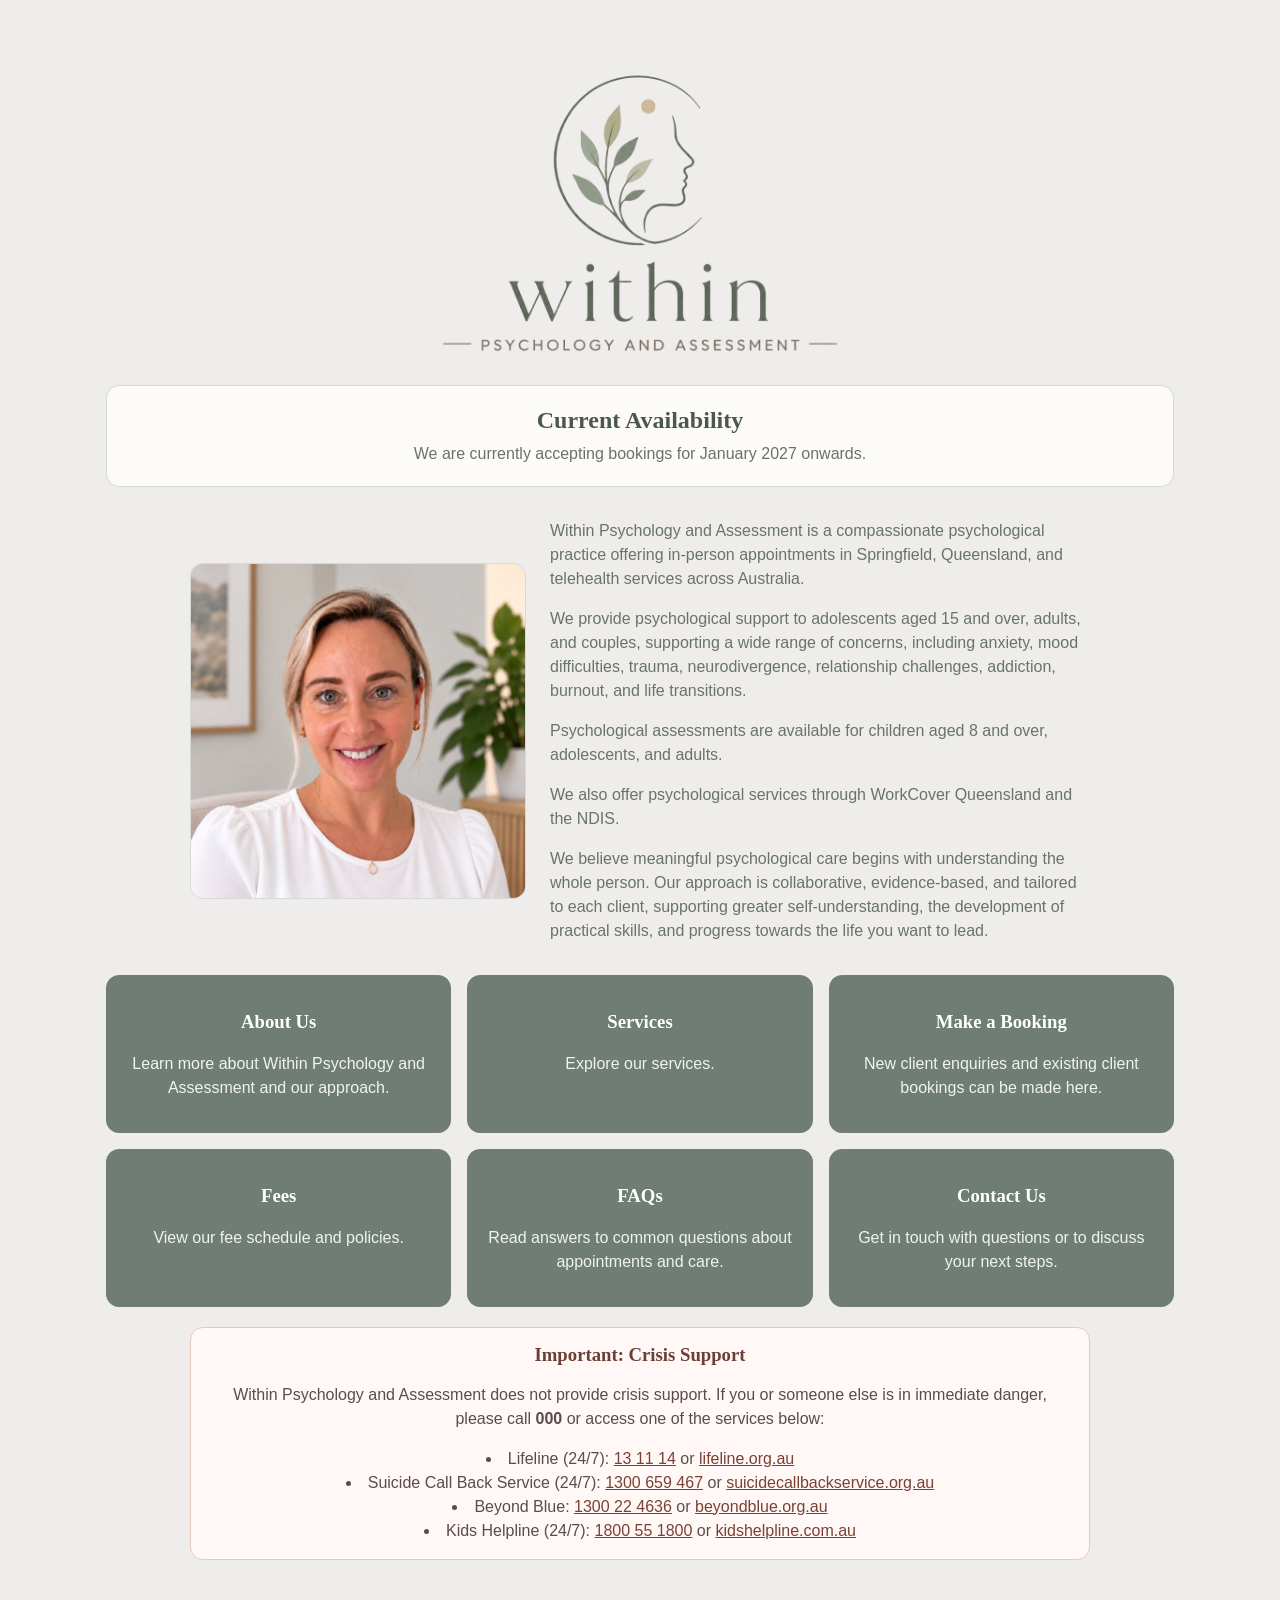
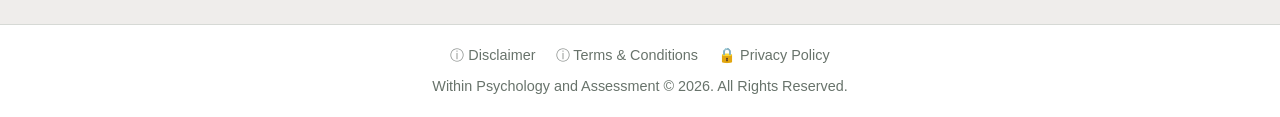
<file: index.html>
<!doctype html>
<html lang="en">
  <head>
    <meta charset="UTF-8" />
    <meta name="viewport" content="width=device-width, initial-scale=1.0" />
    <title>Within Psychology and Assessment</title>
    <meta
      name="description"
      content="Within Psychology and Assessment offers evidence-based psychological support and assessment."
    />
    <link rel="icon" type="image/png" href="./assets/within-logo-transparent.png" />
    <link rel="stylesheet" href="./styles.css" />
  </head>
  <body class="home-page">
    <main class="home-shell">
      <img
        class="brand-logo"
        src="./assets/within-logo-transparent.png"
        alt="Within Psychology and Assessment logo"
      />

      <section class="home-availability" aria-label="Current availability">
        <h2>Current Availability</h2>
        <p>We are currently accepting bookings for January 2027 onwards.</p>
      </section>

      <section class="home-intro" aria-label="Practice introduction">
        <img
          class="home-intro-photo"
          src="./assets/leah-photo.jpg"
          alt="Portrait of Leah from Within Psychology and Assessment"
        />
        <div class="home-intro-copy">
          <p>
            Within Psychology and Assessment is a compassionate psychological
            practice offering in-person appointments in Springfield, Queensland,
            and telehealth services across Australia.
          </p>
          <p>
            We provide psychological support to adolescents aged 15 and over,
            adults, and couples, supporting a wide range of concerns, including
            anxiety, mood difficulties, trauma, neurodivergence, relationship
            challenges, addiction, burnout, and life transitions.
          </p>
          <p>
            Psychological assessments are available for children aged 8 and
            over, adolescents, and adults.
          </p>
          <p>
            We also offer psychological services through WorkCover Queensland
            and the NDIS.
          </p>
          <p>
            We believe meaningful psychological care begins with understanding
            the whole person. Our approach is collaborative, evidence-based, and
            tailored to each client, supporting greater self-understanding, the
            development of practical skills, and progress towards the life you
            want to lead.
          </p>
        </div>
      </section>

      <section class="cards home-cards">
        <a class="card" href="./about-us.html">
          <h3>About Us</h3>
          <p>Learn more about Within Psychology and Assessment and our approach.</p>
        </a>
        <a class="card" href="./services.html">
          <h3>Services</h3>
          <p>Explore our services.</p>
        </a>
        <a class="card" href="./booking.html">
          <h3>Make a Booking</h3>
          <p>
            New client enquiries and existing client bookings can be made here.
          </p>
        </a>
        <a class="card" href="./fees.html">
          <h3>Fees</h3>
          <p>View our fee schedule and policies.</p>
        </a>
        <a class="card" href="./faqs.html">
          <h3>FAQs</h3>
          <p>Read answers to common questions about appointments and care.</p>
        </a>
        <a class="card" href="./contact.html">
          <h3>Contact Us</h3>
          <p>Get in touch with questions or to discuss your next steps.</p>
        </a>
      </section>

      <section class="crisis-notice" aria-label="Crisis support notice">
        <h3>Important: Crisis Support</h3>
        <p>
          Within Psychology and Assessment does not provide crisis support. If
          you or someone else is in immediate danger, please call
          <strong>000</strong> or access one of the services below:
        </p>
        <ul>
          <li>
            Lifeline (24/7): <a href="tel:131114">13 11 14</a> or
            <a href="https://www.lifeline.org.au/" target="_blank" rel="noreferrer">lifeline.org.au</a>
          </li>
          <li>
            Suicide Call Back Service (24/7):
            <a href="tel:1300659467">1300 659 467</a> or
            <a href="https://www.suicidecallbackservice.org.au/" target="_blank" rel="noreferrer">suicidecallbackservice.org.au</a>
          </li>
          <li>
            Beyond Blue:
            <a href="tel:1300224636">1300 22 4636</a> or
            <a href="https://www.beyondblue.org.au/" target="_blank" rel="noreferrer">beyondblue.org.au</a>
          </li>
          <li>
            Kids Helpline (24/7):
            <a href="tel:1800551800">1800 55 1800</a> or
            <a href="https://kidshelpline.com.au/" target="_blank" rel="noreferrer">kidshelpline.com.au</a>
          </li>
        </ul>
      </section>
    </main>

    <footer class="site-footer">
      <div class="container">
        <nav class="footer-links" aria-label="Legal">
          <a href="./disclaimer.html"><span class="footer-info-icon" aria-hidden="true">ⓘ</span> Disclaimer</a>
          <a href="./terms-and-conditions.html"><span class="footer-info-icon" aria-hidden="true">ⓘ</span> Terms &amp; Conditions</a>
          <a href="./privacy-policy.html"><span aria-hidden="true">🔒</span> Privacy Policy</a>
        </nav>
        <p>Within Psychology and Assessment © 2026. All Rights Reserved.</p>
      </div>
    </footer>
  </body>
</html>
</file>
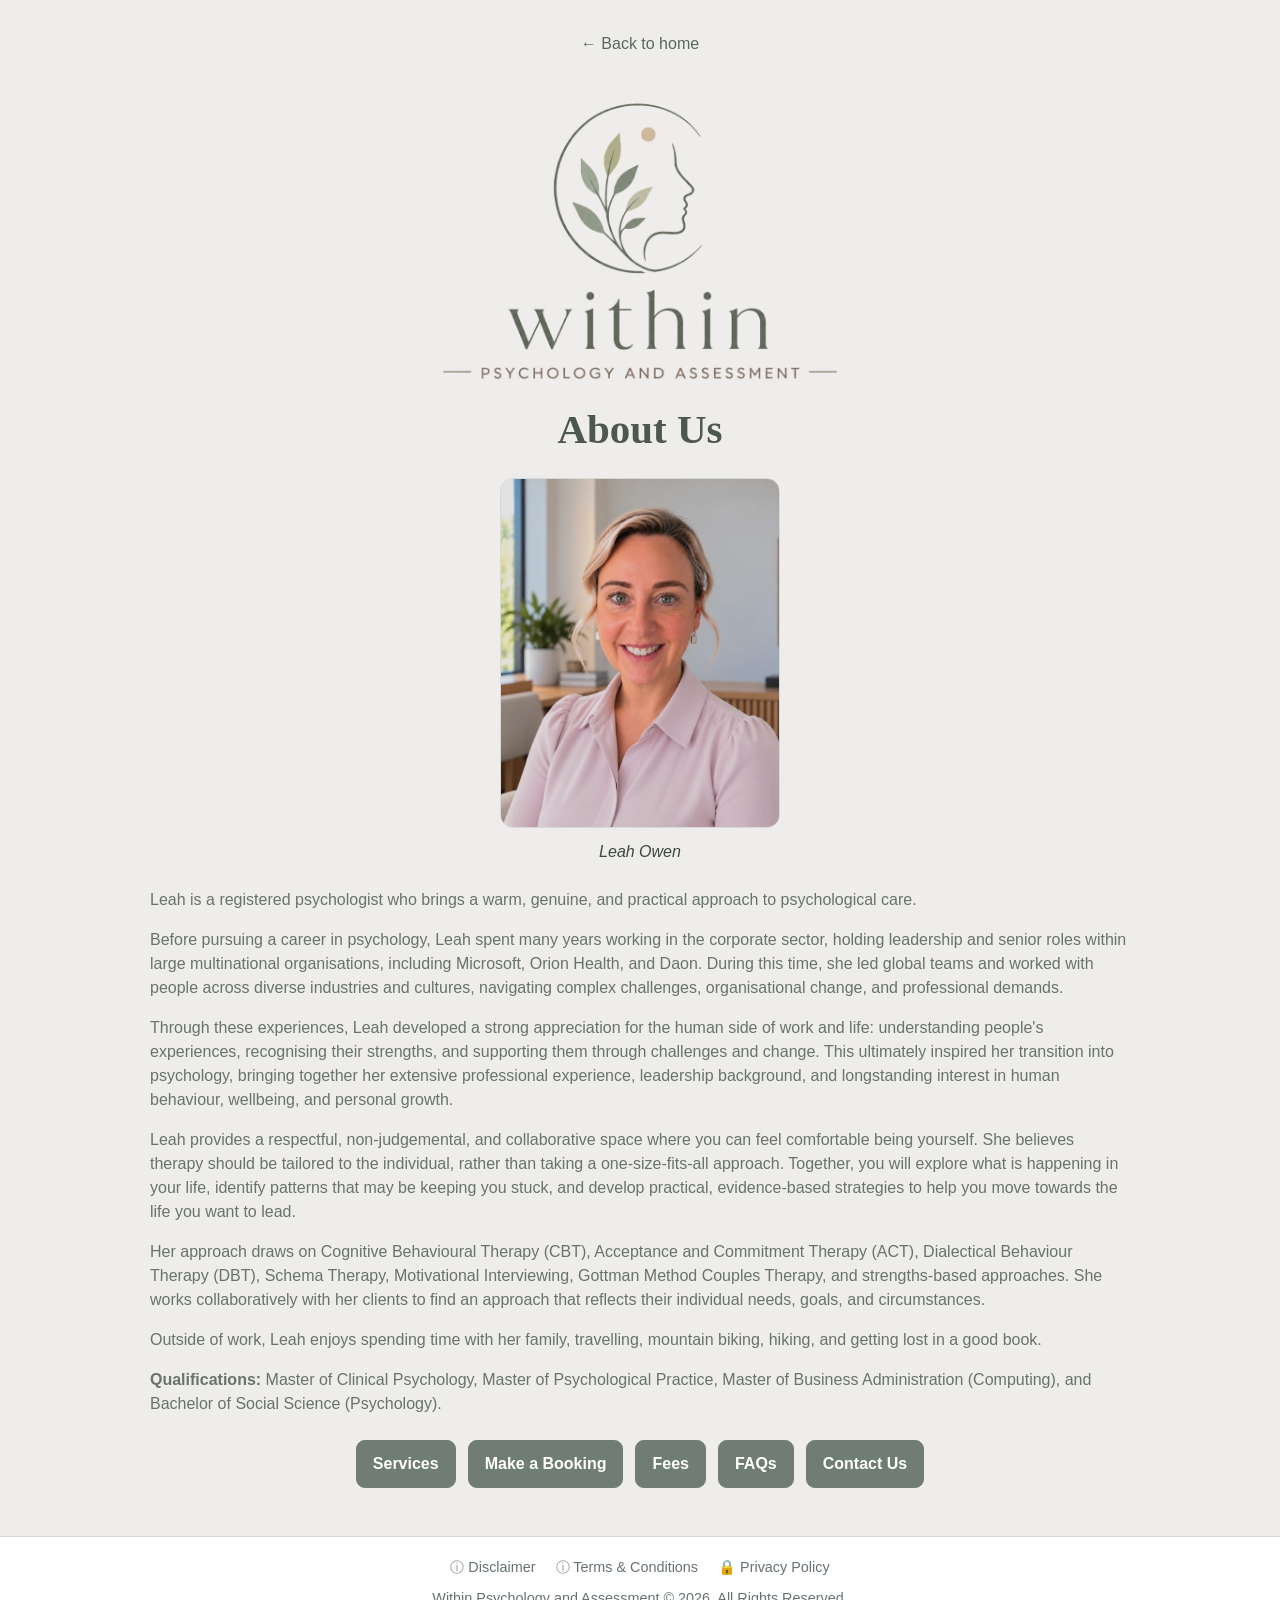
<file: about-us.html>
<!doctype html>
<html lang="en">
  <head>
    <meta charset="UTF-8" />
    <meta name="viewport" content="width=device-width, initial-scale=1.0" />
    <title>About Us | Within Psychology and Assessment</title>
    <meta
      name="description"
      content="About Within Psychology and Assessment and Leah Owen."
    />
    <link rel="icon" type="image/png" href="./assets/within-logo-transparent.png" />
    <link rel="stylesheet" href="./styles.css" />
  </head>
  <body>
    <main class="container booking-layout">
      <a class="back-link" href="./index.html">← Back to home</a>
      <a href="./index.html">
        <img
          class="booking-logo"
          src="./assets/within-logo-transparent.png"
          alt="Within Psychology and Assessment logo"
        />
      </a>
      <h1>About Us</h1>

      <section class="about-feature" aria-label="About Leah">
        <figure class="about-feature-portrait">
          <img
            class="about-feature-photo"
            src="./assets/leah-about.jpg"
            alt="Portrait of Leah, Psychologist at Within Psychology and Assessment"
          />
          <figcaption class="about-feature-name">Leah Owen</figcaption>
        </figure>
        <div class="about-feature-copy">
          <p>
            Leah is a registered psychologist who brings a warm, genuine, and
            practical approach to psychological care.
          </p>
          <p>
            Before pursuing a career in psychology, Leah spent many years
            working in the corporate sector, holding leadership and senior roles
            within large multinational organisations, including Microsoft, Orion
            Health, and Daon. During this time, she led global
            teams and worked with people across diverse industries and cultures,
            navigating complex challenges, organisational change, and
            professional demands.
          </p>
          <p>
            Through these experiences, Leah developed a strong appreciation for
            the human side of work and life: understanding people's experiences,
            recognising their strengths, and supporting them through challenges
            and change. This ultimately inspired her transition into psychology,
            bringing together her extensive professional experience, leadership
            background, and longstanding interest in human behaviour, wellbeing,
            and personal growth.
          </p>
          <p>
            Leah provides a respectful, non-judgemental, and collaborative space
            where you can feel comfortable being yourself. She believes therapy
            should be tailored to the individual, rather than taking a
            one-size-fits-all approach. Together, you will explore what is
            happening in your life, identify patterns that may be keeping you
            stuck, and develop practical, evidence-based strategies to help you
            move towards the life you want to lead.
          </p>
          <p>
            Her approach draws on Cognitive Behavioural Therapy (CBT), Acceptance
            and Commitment Therapy (ACT), Dialectical Behaviour Therapy (DBT),
            Schema Therapy, Motivational Interviewing, Gottman Method Couples
            Therapy, and strengths-based approaches. She works collaboratively
            with her clients to find an approach that reflects their individual
            needs, goals, and circumstances.
          </p>
          <p>
            Outside of work, Leah enjoys spending time with her family,
            travelling, mountain biking, hiking, and getting lost in a good book.
          </p>
          <p>
            <strong>Qualifications:</strong> Master of Clinical Psychology,
            Master of Psychological Practice, Master of Business Administration
            (Computing), and Bachelor of Social Science (Psychology).
          </p>
        </div>
      </section>

      <div class="hero-actions">
        <a class="btn primary" href="./services.html">Services</a>
        <a class="btn primary" href="./booking.html">Make a Booking</a>
        <a class="btn primary" href="./fees.html">Fees</a>
        <a class="btn primary" href="./faqs.html">FAQs</a>
        <a class="btn primary" href="./contact.html">Contact Us</a>
      </div>
    </main>

    <footer class="site-footer">
      <div class="container">
        <nav class="footer-links" aria-label="Legal">
          <a href="./disclaimer.html"><span class="footer-info-icon" aria-hidden="true">ⓘ</span> Disclaimer</a>
          <a href="./terms-and-conditions.html"><span class="footer-info-icon" aria-hidden="true">ⓘ</span> Terms &amp; Conditions</a>
          <a href="./privacy-policy.html"><span aria-hidden="true">🔒</span> Privacy Policy</a>
        </nav>
        <p>Within Psychology and Assessment © 2026. All Rights Reserved.</p>
      </div>
    </footer>
  </body>
</html>
</file>
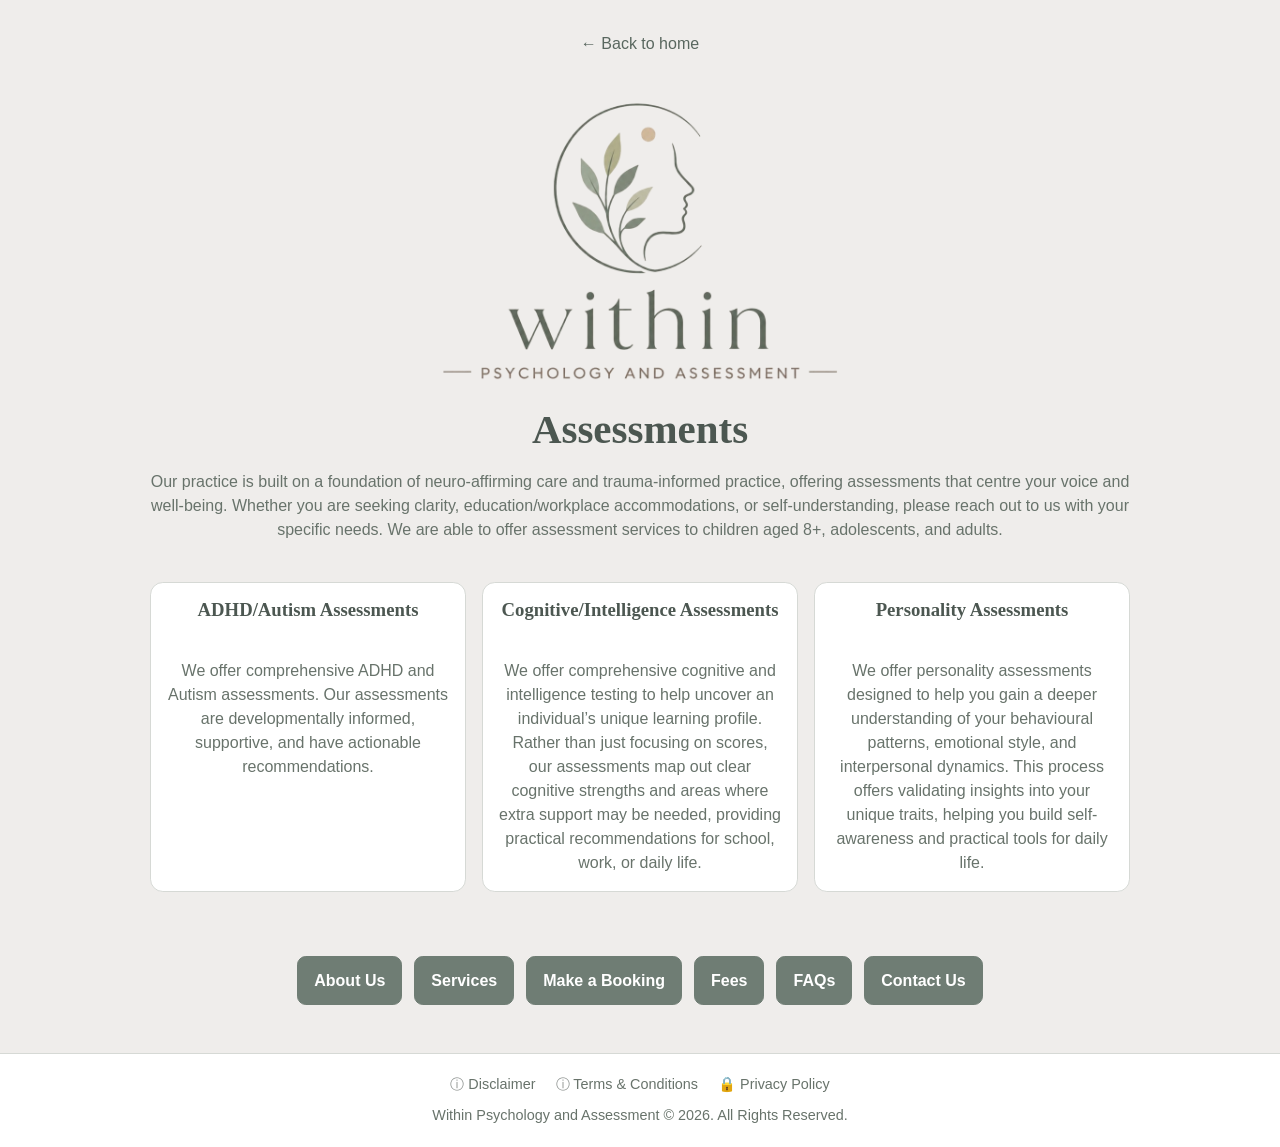
<file: assessments.html>
<!doctype html>
<html lang="en">
  <head>
    <meta charset="UTF-8" />
    <meta name="viewport" content="width=device-width, initial-scale=1.0" />
    <title>Assessments | Within Psychology and Assessment</title>
    <meta
      name="description"
      content="Assessment services at Within Psychology and Assessment."
    />
    <link rel="icon" type="image/png" href="./assets/within-logo-transparent.png" />
    <link rel="stylesheet" href="./styles.css" />
  </head>
  <body>
    <main class="container booking-layout">
      <a class="back-link" href="./index.html">← Back to home</a>
      <a href="./index.html">
        <img
          class="booking-logo"
          src="./assets/within-logo-transparent.png"
          alt="Within Psychology and Assessment logo"
        />
      </a>
      <h1>Assessments</h1>
      <p class="intro">
        Our practice is built on a foundation of neuro-affirming care and
        trauma-informed practice, offering assessments that centre your voice
        and well-being. Whether you are seeking clarity, education/workplace
        accommodations, or self-understanding, please reach out to us with your
        specific needs. We are able to offer assessment services to children
        aged 8+, adolescents, and adults.
      </p>

      <section class="cards assessments-cards">
        <article class="card">
          <h3>ADHD/Autism Assessments</h3>
          <p>
            We offer comprehensive ADHD and Autism assessments. Our assessments
            are developmentally informed, supportive, and have actionable
            recommendations.
          </p>
        </article>
        <article class="card">
          <h3>Cognitive/Intelligence Assessments</h3>
          <p>
            We offer comprehensive cognitive and intelligence testing to help
            uncover an individual’s unique learning profile. Rather than just
            focusing on scores, our assessments map out clear cognitive strengths
            and areas where extra support may be needed, providing practical
            recommendations for school, work, or daily life.
          </p>
        </article>
        <article class="card">
          <h3>Personality Assessments</h3>
          <p>
            We offer personality assessments designed to help you gain a deeper
            understanding of your behavioural patterns, emotional style, and
            interpersonal dynamics. This process offers validating insights into
            your unique traits, helping you build self-awareness and practical
            tools for daily life.
          </p>
        </article>
      </section>

      <div class="hero-actions">
        <a class="btn primary" href="./about-us.html">About Us</a>
        <a class="btn primary" href="./services.html">Services</a>
        <a class="btn primary" href="./booking.html">Make a Booking</a>
        <a class="btn primary" href="./fees.html">Fees</a>
        <a class="btn primary" href="./faqs.html">FAQs</a>
        <a class="btn primary" href="./contact.html">Contact Us</a>
      </div>
    </main>

    <footer class="site-footer">
      <div class="container">
        <nav class="footer-links" aria-label="Legal">
          <a href="./disclaimer.html"><span class="footer-info-icon" aria-hidden="true">ⓘ</span> Disclaimer</a>
          <a href="./terms-and-conditions.html"><span class="footer-info-icon" aria-hidden="true">ⓘ</span> Terms &amp; Conditions</a>
          <a href="./privacy-policy.html"><span aria-hidden="true">🔒</span> Privacy Policy</a>
        </nav>
        <p>Within Psychology and Assessment © 2026. All Rights Reserved.</p>
      </div>
    </footer>
  </body>
</html>
</file>
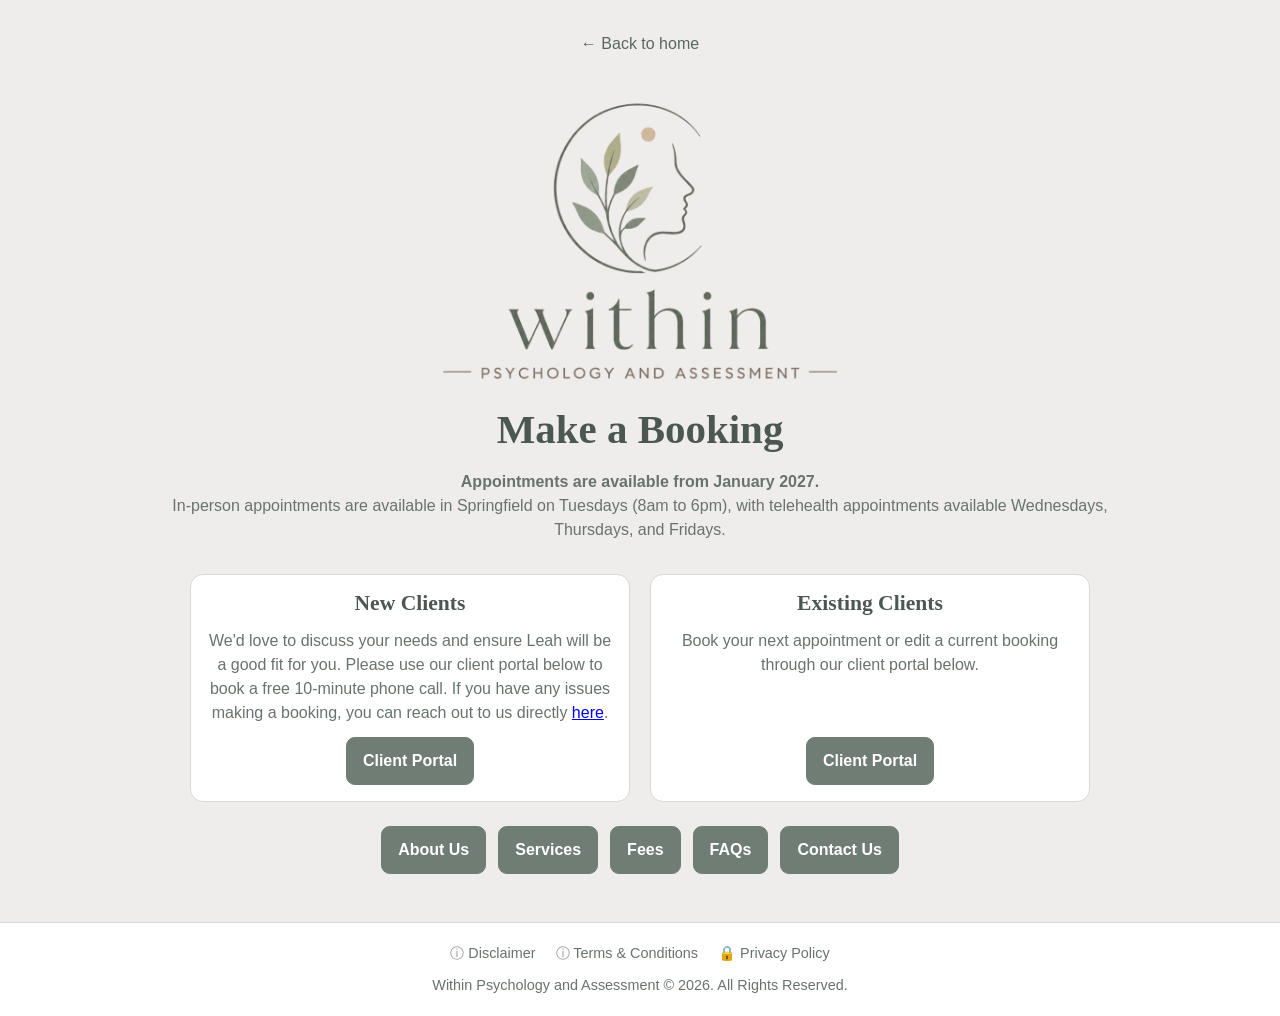
<file: booking.html>
<!doctype html>
<html lang="en">
  <head>
    <meta charset="UTF-8" />
    <meta name="viewport" content="width=device-width, initial-scale=1.0" />
    <title>Make a Booking | Within Psychology and Assessment</title>
    <meta
      name="description"
      content="Book an appointment with Within Psychology and Assessment."
    />
    <link rel="icon" type="image/png" href="./assets/within-logo-transparent.png" />
    <link rel="stylesheet" href="./styles.css" />
  </head>
  <body>
    <main class="container booking-layout">
      <a class="back-link" href="./index.html">← Back to home</a>
      <a href="./index.html">
        <img
          class="booking-logo"
          src="./assets/within-logo-transparent.png"
          alt="Within Psychology and Assessment logo"
        />
      </a>
      <h1>Make a Booking</h1>
      <p class="intro">
        <strong>Appointments are available from January 2027.</strong><br />
        In-person appointments are available in Springfield on Tuesdays (8am
        to 6pm), with telehealth appointments available Wednesdays, Thursdays,
        and Fridays.
      </p>

      <section class="booking-boxes" aria-label="Booking options">
        <article class="card booking-box">
          <h2>New Clients</h2>
          <p>
            We'd love to discuss your needs and ensure Leah will be a good fit
            for you. Please use our client portal below to book a free
            10-minute phone call. If you have any issues making a booking, you
            can reach out to us directly <a href="./contact.html">here</a>.
          </p>
          <a
            class="btn primary"
            href="https://clientportal.zandahealth.com/clientportal/withinpsychologyandassessment"
            target="_blank"
            rel="noreferrer"
            >Client Portal</a
          >
        </article>

        <article class="card booking-box">
          <h2>Existing Clients</h2>
          <p>
            Book your next appointment or edit a current booking through our
            client portal below.
          </p>
          <a
            class="btn primary"
            href="https://clientportal.zandahealth.com/clientportal/withinpsychologyandassessment"
            target="_blank"
            rel="noreferrer"
            >Client Portal</a
          >
        </article>
      </section>

      <div class="hero-actions">
        <a class="btn primary" href="./about-us.html">About Us</a>
        <a class="btn primary" href="./services.html">Services</a>
        <a class="btn primary" href="./fees.html">Fees</a>
        <a class="btn primary" href="./faqs.html">FAQs</a>
        <a class="btn primary" href="./contact.html">Contact Us</a>
      </div>
    </main>

    <footer class="site-footer">
      <div class="container">
        <nav class="footer-links" aria-label="Legal">
          <a href="./disclaimer.html"><span class="footer-info-icon" aria-hidden="true">ⓘ</span> Disclaimer</a>
          <a href="./terms-and-conditions.html"><span class="footer-info-icon" aria-hidden="true">ⓘ</span> Terms &amp; Conditions</a>
          <a href="./privacy-policy.html"><span aria-hidden="true">🔒</span> Privacy Policy</a>
        </nav>
        <p>Within Psychology and Assessment © 2026. All Rights Reserved.</p>
      </div>
    </footer>
  </body>
</html>
</file>
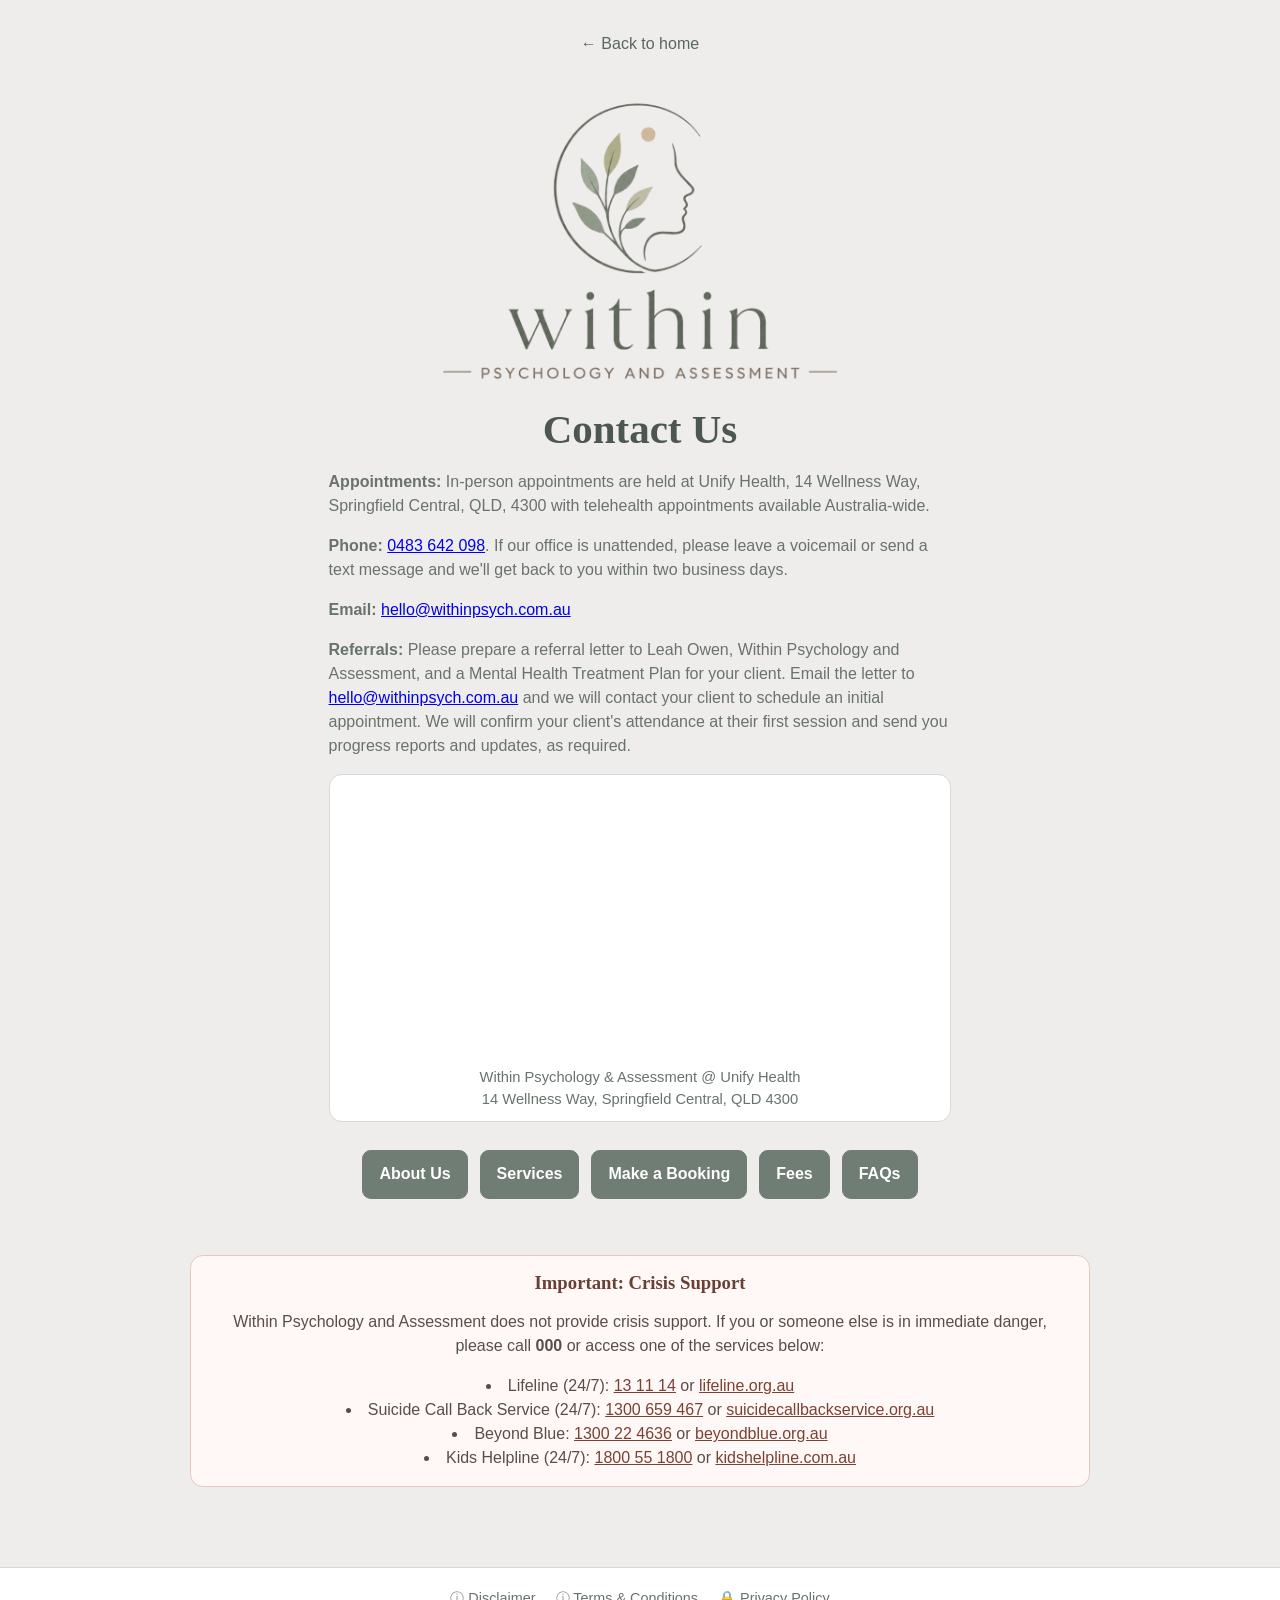
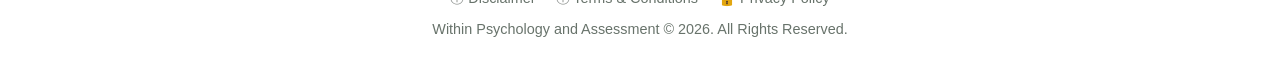
<file: contact.html>
<!doctype html>
<html lang="en">
  <head>
    <meta charset="UTF-8" />
    <meta name="viewport" content="width=device-width, initial-scale=1.0" />
    <title>Contact Us | Within Psychology and Assessment</title>
    <meta
      name="description"
      content="Contact Within Psychology and Assessment."
    />
    <link rel="icon" type="image/png" href="./assets/within-logo-transparent.png" />
    <link rel="stylesheet" href="./styles.css" />
  </head>
  <body>
    <main class="container booking-layout">
      <a class="back-link" href="./index.html">← Back to home</a>
      <a href="./index.html">
        <img
          class="booking-logo"
          src="./assets/within-logo-transparent.png"
          alt="Within Psychology and Assessment logo"
        />
      </a>
      <h1>Contact Us</h1>
      <div class="contact-details">
        <p>
          <strong>Appointments:</strong> In-person appointments are held at
          Unify Health, 14 Wellness Way, Springfield Central, QLD, 4300 with telehealth
          appointments available Australia-wide.
        </p>
        <p>
          <strong>Phone:</strong>
          <a href="tel:+61483642098">0483 642 098</a>. If our office is unattended,
          please leave a voicemail or send a text message and we'll get back to
          you within two business days.
        </p>
        <p>
          <strong>Email:</strong>
          <a href="mailto:hello@withinpsych.com.au">hello@withinpsych.com.au</a>
        </p>
        <p>
          <strong>Referrals:</strong> Please prepare a referral letter to Leah
          Owen, Within Psychology and Assessment, and a Mental Health Treatment
          Plan for your client. Email the letter to
          <a href="mailto:hello@withinpsych.com.au">hello@withinpsych.com.au</a>
          and we will contact your client to schedule an initial appointment. We
          will confirm your client's attendance at their first session and send
          you progress reports and updates, as required.
        </p>
      </div>

      <figure class="contact-map">
        <iframe
          title="Map of Unify Health at 14 Wellness Way, Springfield Central"
          src="https://maps.google.com/maps?q=14+Wellness+Way,+Springfield+Central+QLD+4300&z=16&output=embed"
          loading="lazy"
          referrerpolicy="no-referrer-when-downgrade"
          allowfullscreen
        ></iframe>
        <figcaption>
          Within Psychology &amp; Assessment @ Unify Health<br />
          14 Wellness Way, Springfield Central, QLD 4300
        </figcaption>
      </figure>

      <div class="hero-actions">
        <a class="btn primary" href="./about-us.html">About Us</a>
        <a class="btn primary" href="./services.html">Services</a>
        <a class="btn primary" href="./booking.html">Make a Booking</a>
        <a class="btn primary" href="./fees.html">Fees</a>
        <a class="btn primary" href="./faqs.html">FAQs</a>
      </div>

      <section class="crisis-notice contact-crisis" aria-label="Crisis support notice">
        <h3>Important: Crisis Support</h3>
        <p>
          Within Psychology and Assessment does not provide crisis support. If
          you or someone else is in immediate danger, please call
          <strong>000</strong> or access one of the services below:
        </p>
        <ul>
          <li>
            Lifeline (24/7): <a href="tel:131114">13 11 14</a> or
            <a href="https://www.lifeline.org.au/" target="_blank" rel="noreferrer">lifeline.org.au</a>
          </li>
          <li>
            Suicide Call Back Service (24/7):
            <a href="tel:1300659467">1300 659 467</a> or
            <a href="https://www.suicidecallbackservice.org.au/" target="_blank" rel="noreferrer">suicidecallbackservice.org.au</a>
          </li>
          <li>
            Beyond Blue:
            <a href="tel:1300224636">1300 22 4636</a> or
            <a href="https://www.beyondblue.org.au/" target="_blank" rel="noreferrer">beyondblue.org.au</a>
          </li>
          <li>
            Kids Helpline (24/7):
            <a href="tel:1800551800">1800 55 1800</a> or
            <a href="https://kidshelpline.com.au/" target="_blank" rel="noreferrer">kidshelpline.com.au</a>
          </li>
        </ul>
      </section>
    </main>

    <footer class="site-footer">
      <div class="container">
        <nav class="footer-links" aria-label="Legal">
          <a href="./disclaimer.html"><span class="footer-info-icon" aria-hidden="true">ⓘ</span> Disclaimer</a>
          <a href="./terms-and-conditions.html"><span class="footer-info-icon" aria-hidden="true">ⓘ</span> Terms &amp; Conditions</a>
          <a href="./privacy-policy.html"><span aria-hidden="true">🔒</span> Privacy Policy</a>
        </nav>
        <p>Within Psychology and Assessment © 2026. All Rights Reserved.</p>
      </div>
    </footer>
  </body>
</html>
</file>
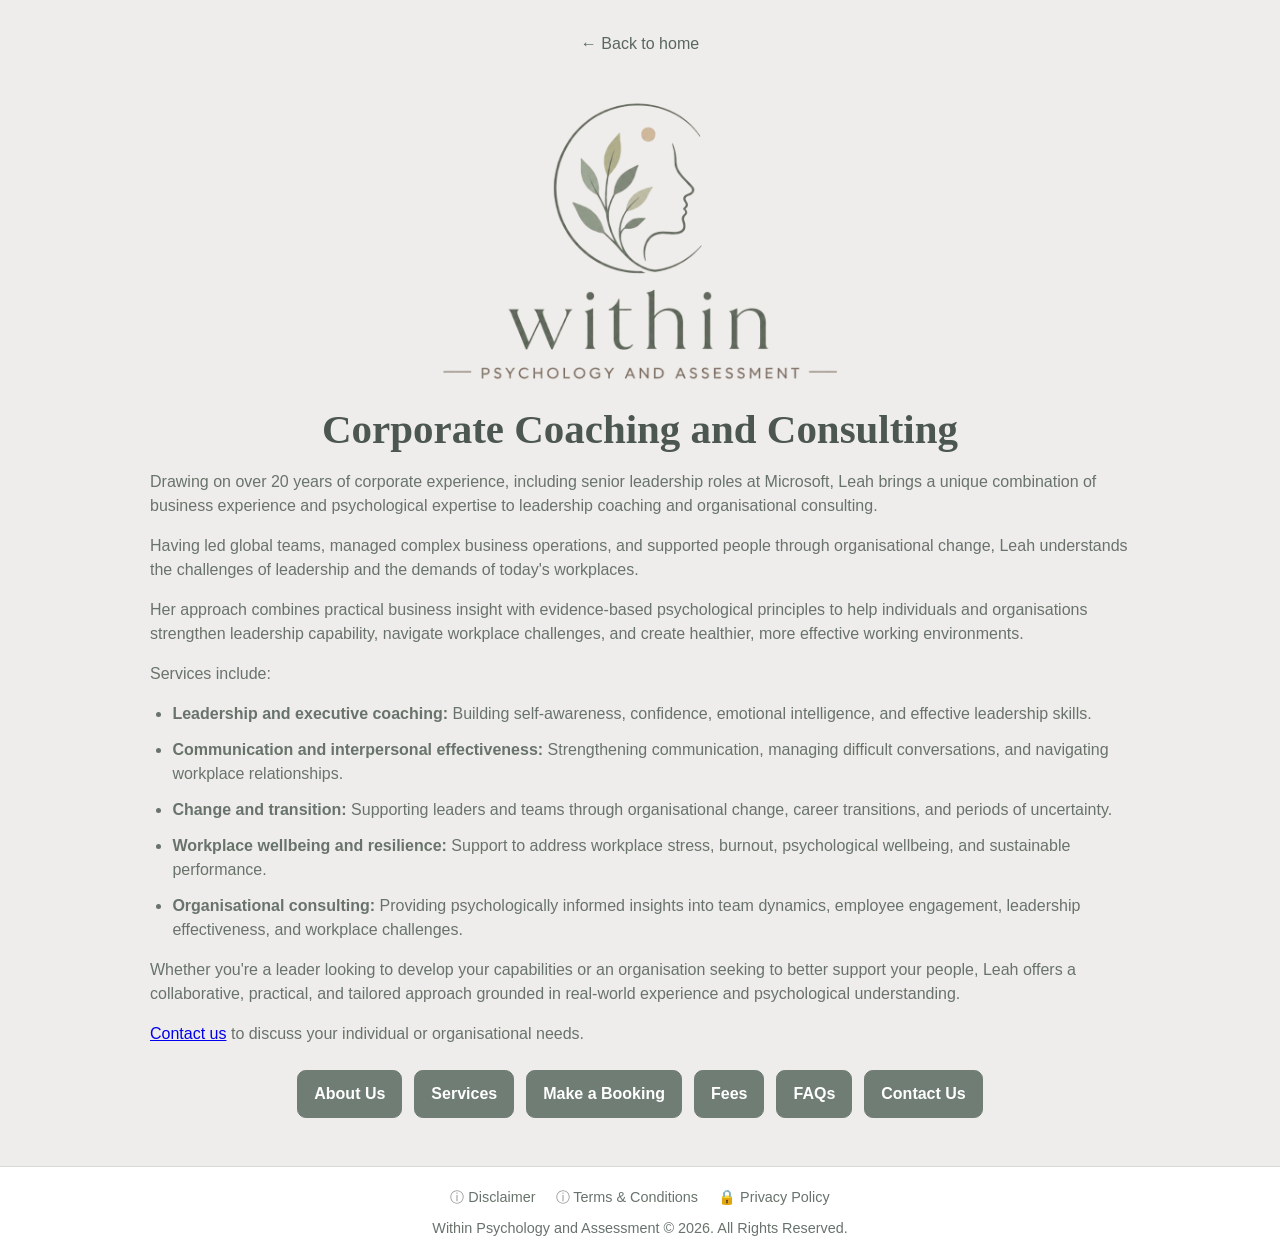
<file: corporate-coaching.html>
<!doctype html>
<html lang="en">
  <head>
    <meta charset="UTF-8" />
    <meta name="viewport" content="width=device-width, initial-scale=1.0" />
    <title>Corporate Coaching and Consulting | Within Psychology and Assessment</title>
    <meta
      name="description"
      content="Leadership coaching and organisational consulting at Within Psychology and Assessment."
    />
    <link rel="icon" type="image/png" href="./assets/within-logo-transparent.png" />
    <link rel="stylesheet" href="./styles.css" />
  </head>
  <body>
    <main class="container booking-layout">
      <a class="back-link" href="./index.html">← Back to home</a>
      <a href="./index.html">
        <img
          class="booking-logo"
          src="./assets/within-logo-transparent.png"
          alt="Within Psychology and Assessment logo"
        />
      </a>
      <div class="coaching-block">
      <h1>Corporate Coaching and Consulting</h1>
      <section class="legal-content coaching-copy">
        <p>
          Drawing on over 20 years of corporate experience, including senior
          leadership roles at Microsoft, Leah brings a unique combination of
          business experience and psychological expertise to leadership coaching
          and organisational consulting.
        </p>
        <p>
          Having led global teams, managed complex business operations, and
          supported people through organisational change, Leah understands the
          challenges of leadership and the demands of today's workplaces.
        </p>
        <p>
          Her approach combines practical business insight with evidence-based
          psychological principles to help individuals and organisations
          strengthen leadership capability, navigate workplace challenges, and
          create healthier, more effective working environments.
        </p>
        <p>Services include:</p>
        <ul>
          <li>
            <strong>Leadership and executive coaching:</strong> Building
            self-awareness, confidence, emotional intelligence, and effective
            leadership skills.
          </li>
          <li>
            <strong>Communication and interpersonal effectiveness:</strong>
            Strengthening communication, managing difficult conversations, and
            navigating workplace relationships.
          </li>
          <li>
            <strong>Change and transition:</strong> Supporting leaders and teams
            through organisational change, career transitions, and periods of
            uncertainty.
          </li>
          <li>
            <strong>Workplace wellbeing and resilience:</strong> Support to
            address workplace stress, burnout, psychological wellbeing, and
            sustainable performance.
          </li>
          <li>
            <strong>Organisational consulting:</strong> Providing
            psychologically informed insights into team dynamics, employee
            engagement, leadership effectiveness, and workplace challenges.
          </li>
        </ul>
        <p>
          Whether you're a leader looking to develop your capabilities or an
          organisation seeking to better support your people, Leah offers a
          collaborative, practical, and tailored approach grounded in real-world
          experience and psychological understanding.
        </p>
        <p>
          <a href="./contact.html">Contact us</a> to discuss your individual or
          organisational needs.
        </p>
      </section>
      </div>

      <div class="hero-actions">
        <a class="btn primary" href="./about-us.html">About Us</a>
        <a class="btn primary" href="./services.html">Services</a>
        <a class="btn primary" href="./booking.html">Make a Booking</a>
        <a class="btn primary" href="./fees.html">Fees</a>
        <a class="btn primary" href="./faqs.html">FAQs</a>
        <a class="btn primary" href="./contact.html">Contact Us</a>
      </div>
    </main>

    <footer class="site-footer">
      <div class="container">
        <nav class="footer-links" aria-label="Legal">
          <a href="./disclaimer.html"><span class="footer-info-icon" aria-hidden="true">ⓘ</span> Disclaimer</a>
          <a href="./terms-and-conditions.html"><span class="footer-info-icon" aria-hidden="true">ⓘ</span> Terms &amp; Conditions</a>
          <a href="./privacy-policy.html"><span aria-hidden="true">🔒</span> Privacy Policy</a>
        </nav>
        <p>Within Psychology and Assessment © 2026. All Rights Reserved.</p>
      </div>
    </footer>
  </body>
</html>
</file>
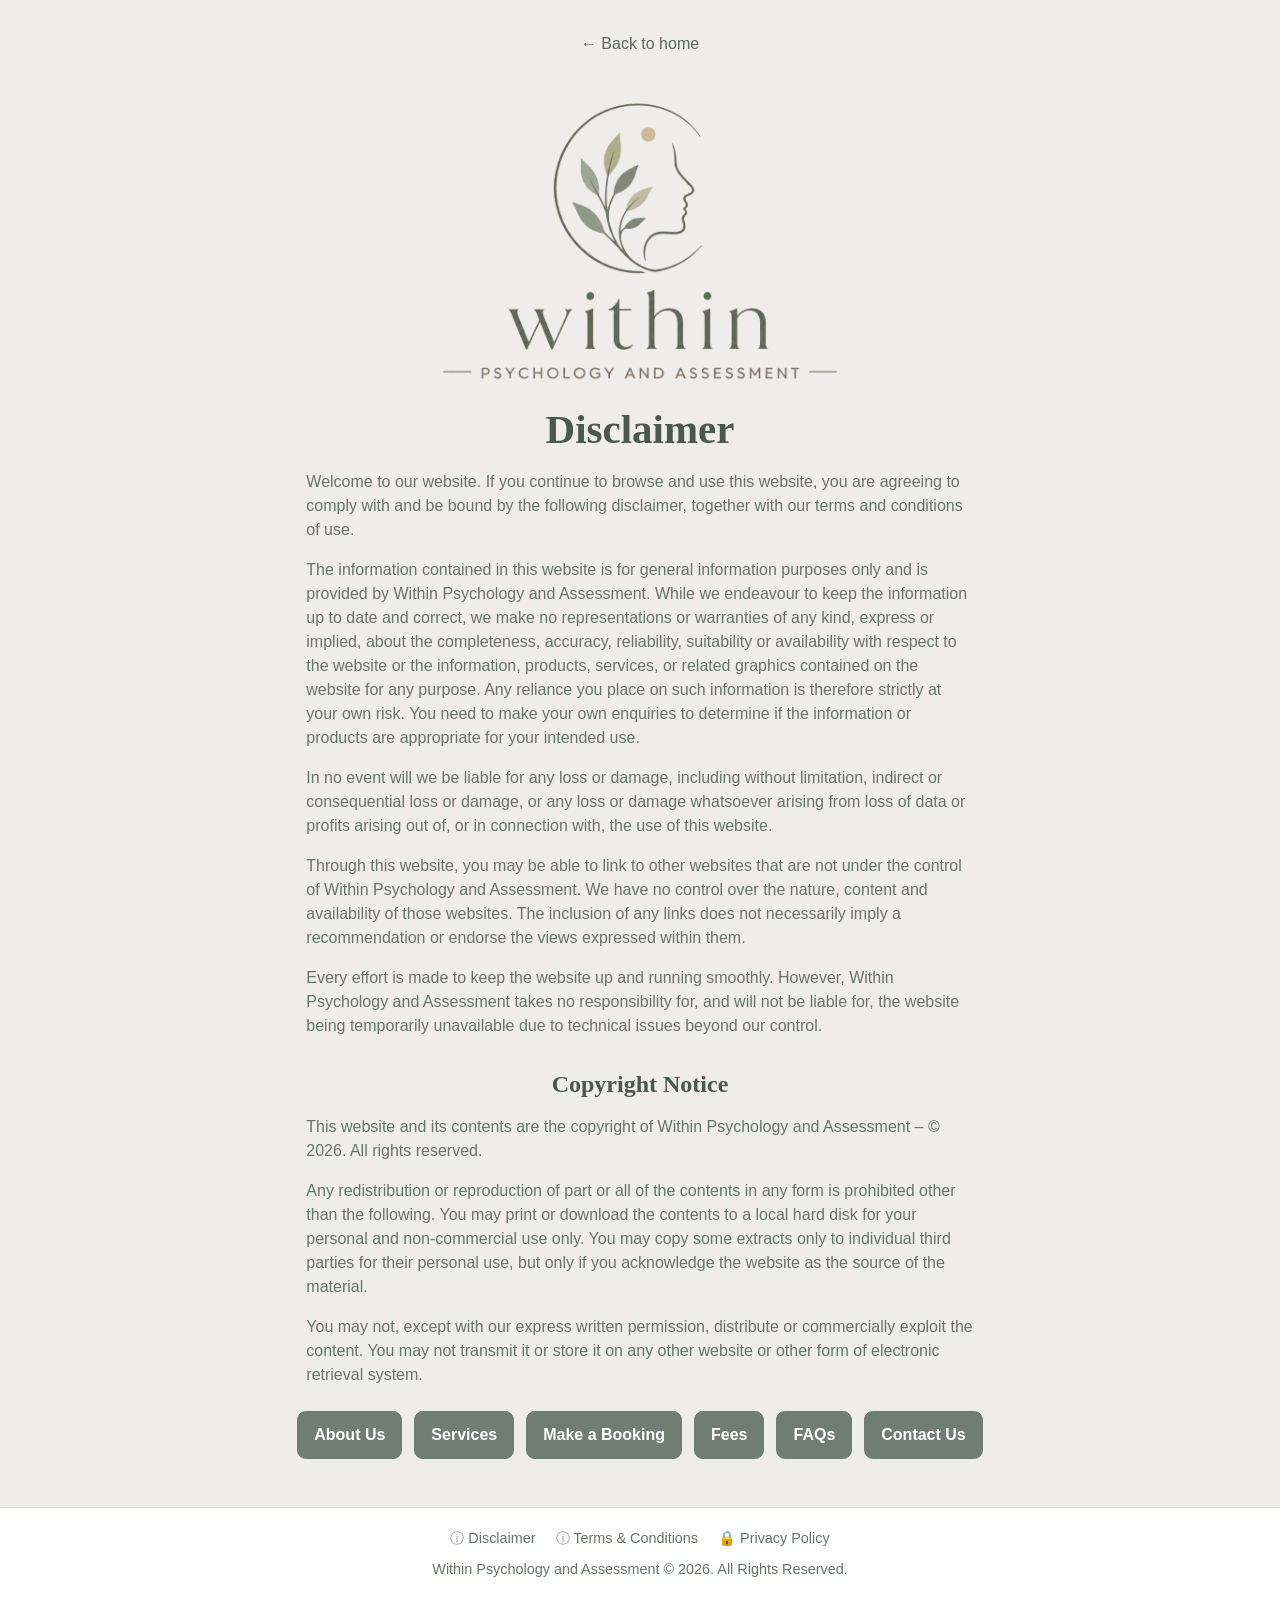
<file: disclaimer.html>
<!doctype html>
<html lang="en">
  <head>
    <meta charset="UTF-8" />
    <meta name="viewport" content="width=device-width, initial-scale=1.0" />
    <title>Disclaimer | Within Psychology and Assessment</title>
    <meta
      name="description"
      content="Disclaimer for Within Psychology and Assessment."
    />
    <link rel="icon" type="image/png" href="./assets/within-logo-transparent.png" />
    <link rel="stylesheet" href="./styles.css" />
  </head>
  <body>
    <main class="container booking-layout">
      <a class="back-link" href="./index.html">← Back to home</a>
      <a href="./index.html">
        <img
          class="booking-logo"
          src="./assets/within-logo-transparent.png"
          alt="Within Psychology and Assessment logo"
        />
      </a>
      <h1>Disclaimer</h1>
      <section class="legal-content">
        <p>
          Welcome to our website. If you continue to browse and use this
          website, you are agreeing to comply with and be bound by the following
          disclaimer, together with our terms and conditions of use.
        </p>
        <p>
          The information contained in this website is for general information
          purposes only and is provided by Within Psychology and Assessment.
          While we endeavour to keep the information up to date and correct, we
          make no representations or warranties of any kind, express or implied,
          about the completeness, accuracy, reliability, suitability or
          availability with respect to the website or the information, products,
          services, or related graphics contained on the website for any
          purpose. Any reliance you place on such information is therefore
          strictly at your own risk. You need to make your own enquiries to
          determine if the information or products are appropriate for your
          intended use.
        </p>
        <p>
          In no event will we be liable for any loss or damage, including without
          limitation, indirect or consequential loss or damage, or any loss or
          damage whatsoever arising from loss of data or profits arising out of,
          or in connection with, the use of this website.
        </p>
        <p>
          Through this website, you may be able to link to other websites that
          are not under the control of Within Psychology and Assessment. We have
          no control over the nature, content and availability of those
          websites. The inclusion of any links does not necessarily imply a
          recommendation or endorse the views expressed within them.
        </p>
        <p>
          Every effort is made to keep the website up and running smoothly.
          However, Within Psychology and Assessment takes no responsibility for,
          and will not be liable for, the website being temporarily unavailable
          due to technical issues beyond our control.
        </p>
        <h2>Copyright Notice</h2>
        <p>
          This website and its contents are the copyright of Within Psychology
          and Assessment – © 2026. All rights reserved.
        </p>
        <p>
          Any redistribution or reproduction of part or all of the contents in
          any form is prohibited other than the following. You may print or
          download the contents to a local hard disk for your personal and
          non-commercial use only. You may copy some extracts only to individual
          third parties for their personal use, but only if you acknowledge the
          website as the source of the material.
        </p>
        <p>
          You may not, except with our express written permission, distribute or
          commercially exploit the content. You may not transmit it or store it
          on any other website or other form of electronic retrieval system.
        </p>
      </section>

      <div class="hero-actions">
        <a class="btn primary" href="./about-us.html">About Us</a>
        <a class="btn primary" href="./services.html">Services</a>
        <a class="btn primary" href="./booking.html">Make a Booking</a>
        <a class="btn primary" href="./fees.html">Fees</a>
        <a class="btn primary" href="./faqs.html">FAQs</a>
        <a class="btn primary" href="./contact.html">Contact Us</a>
      </div>
    </main>

    <footer class="site-footer">
      <div class="container">
        <nav class="footer-links" aria-label="Legal">
          <a href="./disclaimer.html"><span class="footer-info-icon" aria-hidden="true">ⓘ</span> Disclaimer</a>
          <a href="./terms-and-conditions.html"><span class="footer-info-icon" aria-hidden="true">ⓘ</span> Terms &amp; Conditions</a>
          <a href="./privacy-policy.html"><span aria-hidden="true">🔒</span> Privacy Policy</a>
        </nav>
        <p>Within Psychology and Assessment © 2026. All Rights Reserved.</p>
      </div>
    </footer>
  </body>
</html>
</file>
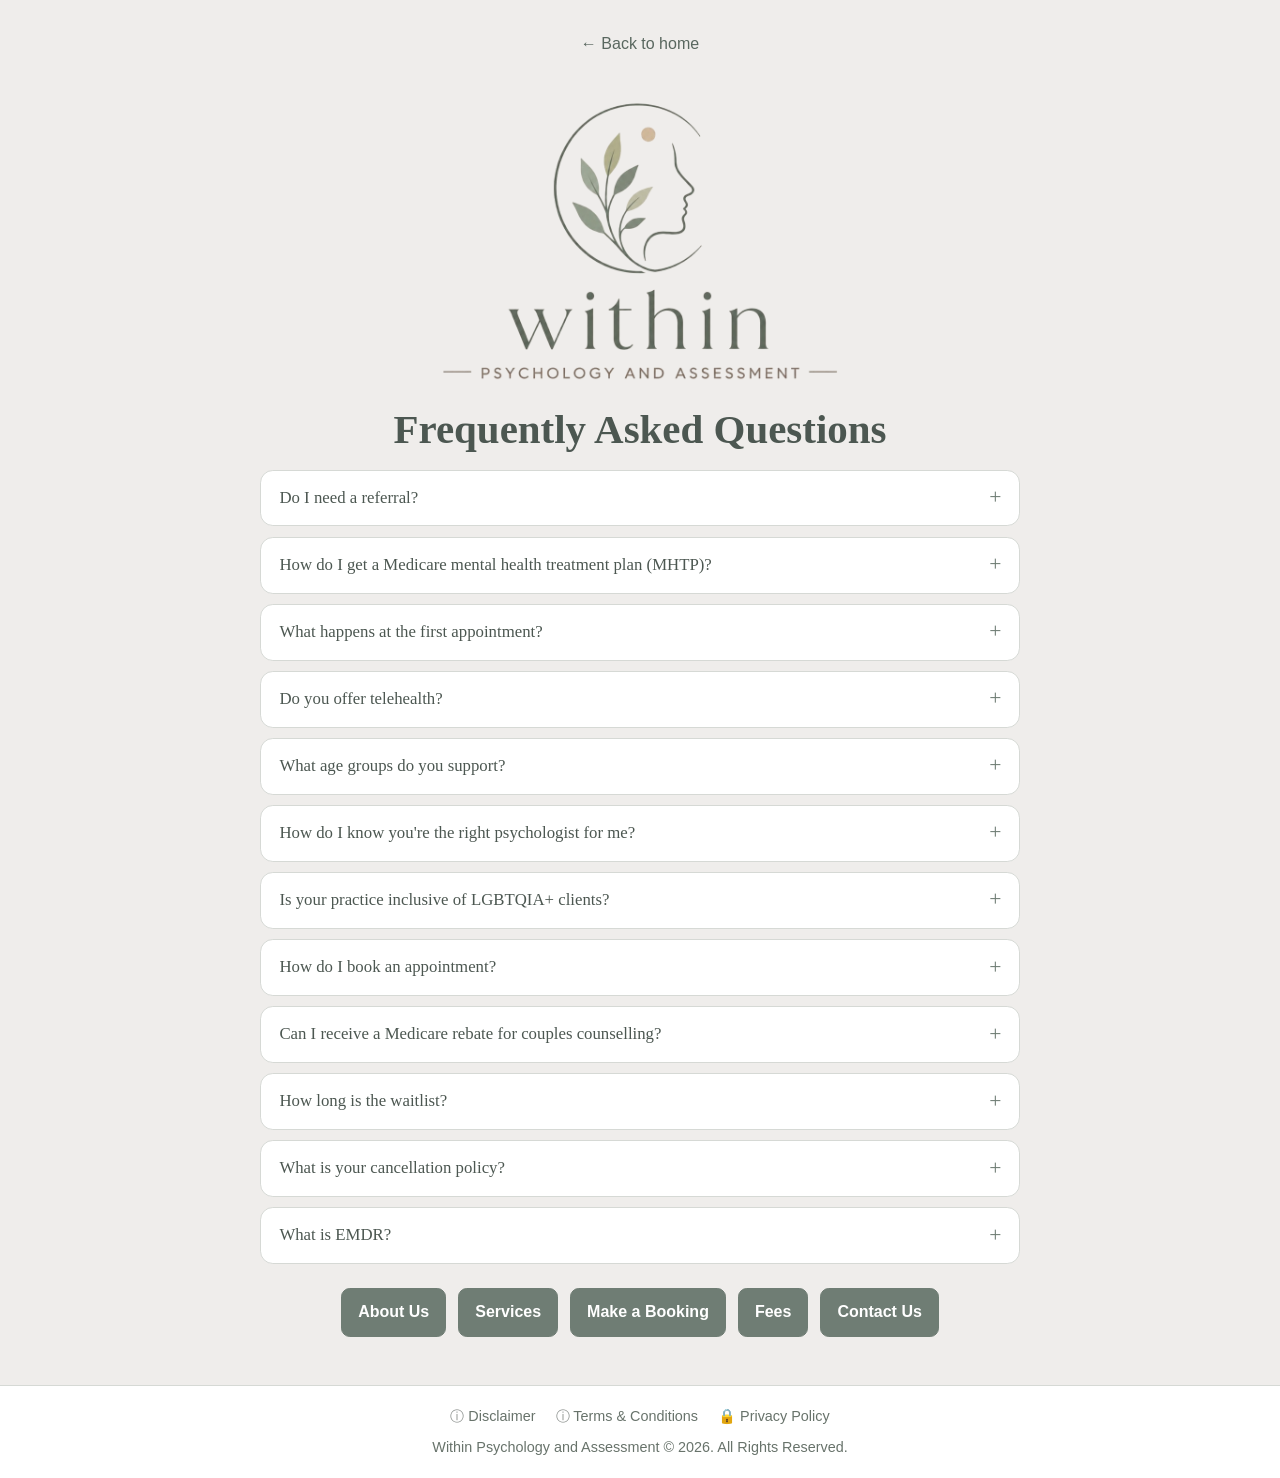
<file: faqs.html>
<!doctype html>
<html lang="en">
  <head>
    <meta charset="UTF-8" />
    <meta name="viewport" content="width=device-width, initial-scale=1.0" />
    <title>FAQs | Within Psychology and Assessment</title>
    <meta
      name="description"
      content="Frequently asked questions about services at Within Psychology and Assessment."
    />
    <link rel="icon" type="image/png" href="./assets/within-logo-transparent.png" />
    <link rel="stylesheet" href="./styles.css" />
  </head>
  <body>
    <main class="container booking-layout">
      <a class="back-link" href="./index.html">← Back to home</a>
      <a href="./index.html">
        <img
          class="booking-logo"
          src="./assets/within-logo-transparent.png"
          alt="Within Psychology and Assessment logo"
        />
      </a>
      <h1>Frequently Asked Questions</h1>

      <section class="faq-list" aria-label="Frequently asked questions">
        <details>
          <summary>Do I need a referral?</summary>
          <p>
            You can self-refer for all services. Some services may require a GP
            referral or treatment plan for Medicare rebates.
          </p>
        </details>
        <details>
          <summary>How do I get a Medicare mental health treatment plan (MHTP)?</summary>
          <p>
            To access Medicare rebates, you’ll need to book a longer appointment
            with your GP to discuss a MHTP. Your GP will discuss your reasons
            for seeking support and may ask you to complete a few short
            questionnaires to assess your eligibility. While your GP may
            recommend a particular psychologist, you’re free to choose who you
            see. Your referral can be used with any eligible psychologist, so
            you can choose the practitioner you feel is the right fit for you.
          </p>
        </details>
        <details>
          <summary>What happens at the first appointment?</summary>
          <p>
            The first session is an opportunity to understand what you’re
            experiencing and why, address any questions, discuss confidentiality,
            and develop a treatment plan together. It’s also a chance to ensure
            you feel understood and comfortable working with your psychologist
            to move forward.
          </p>
        </details>
        <details>
          <summary>Do you offer telehealth?</summary>
          <p>
            Yes. Telehealth appointments are available across Australia and are
            provided through secure online platforms.
          </p>
        </details>
        <details>
          <summary>What age groups do you support?</summary>
          <p>
            We provide psychological therapy to adolescents aged 15 and over, as
            well as adults and couples. We also offer psychological assessments
            for children aged 8 and over, adolescents, and adults.
          </p>
        </details>
        <details>
          <summary>How do I know you're the right psychologist for me?</summary>
          <p>
            Finding the right psychologist is an important part of the therapy
            process, and I want you to feel confident that my approach is right
            for you. Our free 10-minute initial phone call is an opportunity to
            briefly discuss my style and approach, ask any questions you may
            have, and get a sense of whether we might work well together.
          </p>
          <p>
            A strong therapeutic relationship is an important part of effective
            therapy. You should feel understood, respected, and comfortable with
            both your psychologist and their approach. I welcome feedback about
            how I can best support you, and I recognise that my approach may not
            be the right fit for everyone. If that’s the case, that’s absolutely
            okay. I encourage you to be open about what you need, so you can
            find the support that feels right for you.
          </p>
        </details>
        <details>
          <summary>Is your practice inclusive of LGBTQIA+ clients?</summary>
          <p>
            We welcome people of all sexual orientations, gender identities, and
            backgrounds. Leah aims to provide a safe, respectful, and inclusive
            environment where you can feel comfortable being yourself, without
            fear of judgement or discrimination.
          </p>
        </details>
        <details>
          <summary>How do I book an appointment?</summary>
          <p>
            Please see our booking instructions
            <a href="./booking.html">here</a> or reach out to us via our
            <a href="./contact.html">contact us</a> page if you need assistance.
          </p>
        </details>
        <details>
          <summary>Can I receive a Medicare rebate for couples counselling?</summary>
          <p>
            Unfortunately, Medicare does not provide rebates for couples
            therapy. However, some private health providers may provide rebates.
            Please check with your provider directly.
          </p>
        </details>
        <details>
          <summary>How long is the waitlist?</summary>
          <p>
            Depending on your preferred days and times, we may be able to offer
            an appointment within one to two weeks. If you are placed on a
            waitlist, we regularly review requests to prioritise clients with
            urgent needs.
          </p>
        </details>
        <details>
          <summary>What is your cancellation policy?</summary>
          <p>
            Please provide at least two business days' notice, otherwise, late
            cancellation fees will apply. More information is available on our
            <a href="./fees.html">Fees page</a>.
          </p>
        </details>
        <details id="what-is-emdr">
          <summary>What is EMDR?</summary>
          <p>
            Eye Movement Desensitisation and Reprocessing (EMDR) is an
            evidence-based therapy designed to help process distressing memories
            and reduce their emotional intensity. Originally developed for
            post-traumatic stress disorder (PTSD), EMDR is now widely used to
            treat a range of mental health challenges.
          </p>
        </details>
      </section>

      <div class="hero-actions">
        <a class="btn primary" href="./about-us.html">About Us</a>
        <a class="btn primary" href="./services.html">Services</a>
        <a class="btn primary" href="./booking.html">Make a Booking</a>
        <a class="btn primary" href="./fees.html">Fees</a>
        <a class="btn primary" href="./contact.html">Contact Us</a>
      </div>
    </main>

    <footer class="site-footer">
      <div class="container">
        <nav class="footer-links" aria-label="Legal">
          <a href="./disclaimer.html"><span class="footer-info-icon" aria-hidden="true">ⓘ</span> Disclaimer</a>
          <a href="./terms-and-conditions.html"><span class="footer-info-icon" aria-hidden="true">ⓘ</span> Terms &amp; Conditions</a>
          <a href="./privacy-policy.html"><span aria-hidden="true">🔒</span> Privacy Policy</a>
        </nav>
        <p>Within Psychology and Assessment © 2026. All Rights Reserved.</p>
      </div>
    </footer>
    <script>
      function openFaqFromHash() {
        const id = decodeURIComponent(location.hash.replace(/^#/, ""));
        if (!id) return;
        const target = document.getElementById(id);
        if (!target || !target.matches("details")) return;
        target.setAttribute("open", "");
        target.scrollIntoView({ block: "center" });
      }
      openFaqFromHash();
      window.addEventListener("load", openFaqFromHash);
      window.addEventListener("hashchange", openFaqFromHash);
    </script>
  </body>
</html>
</file>
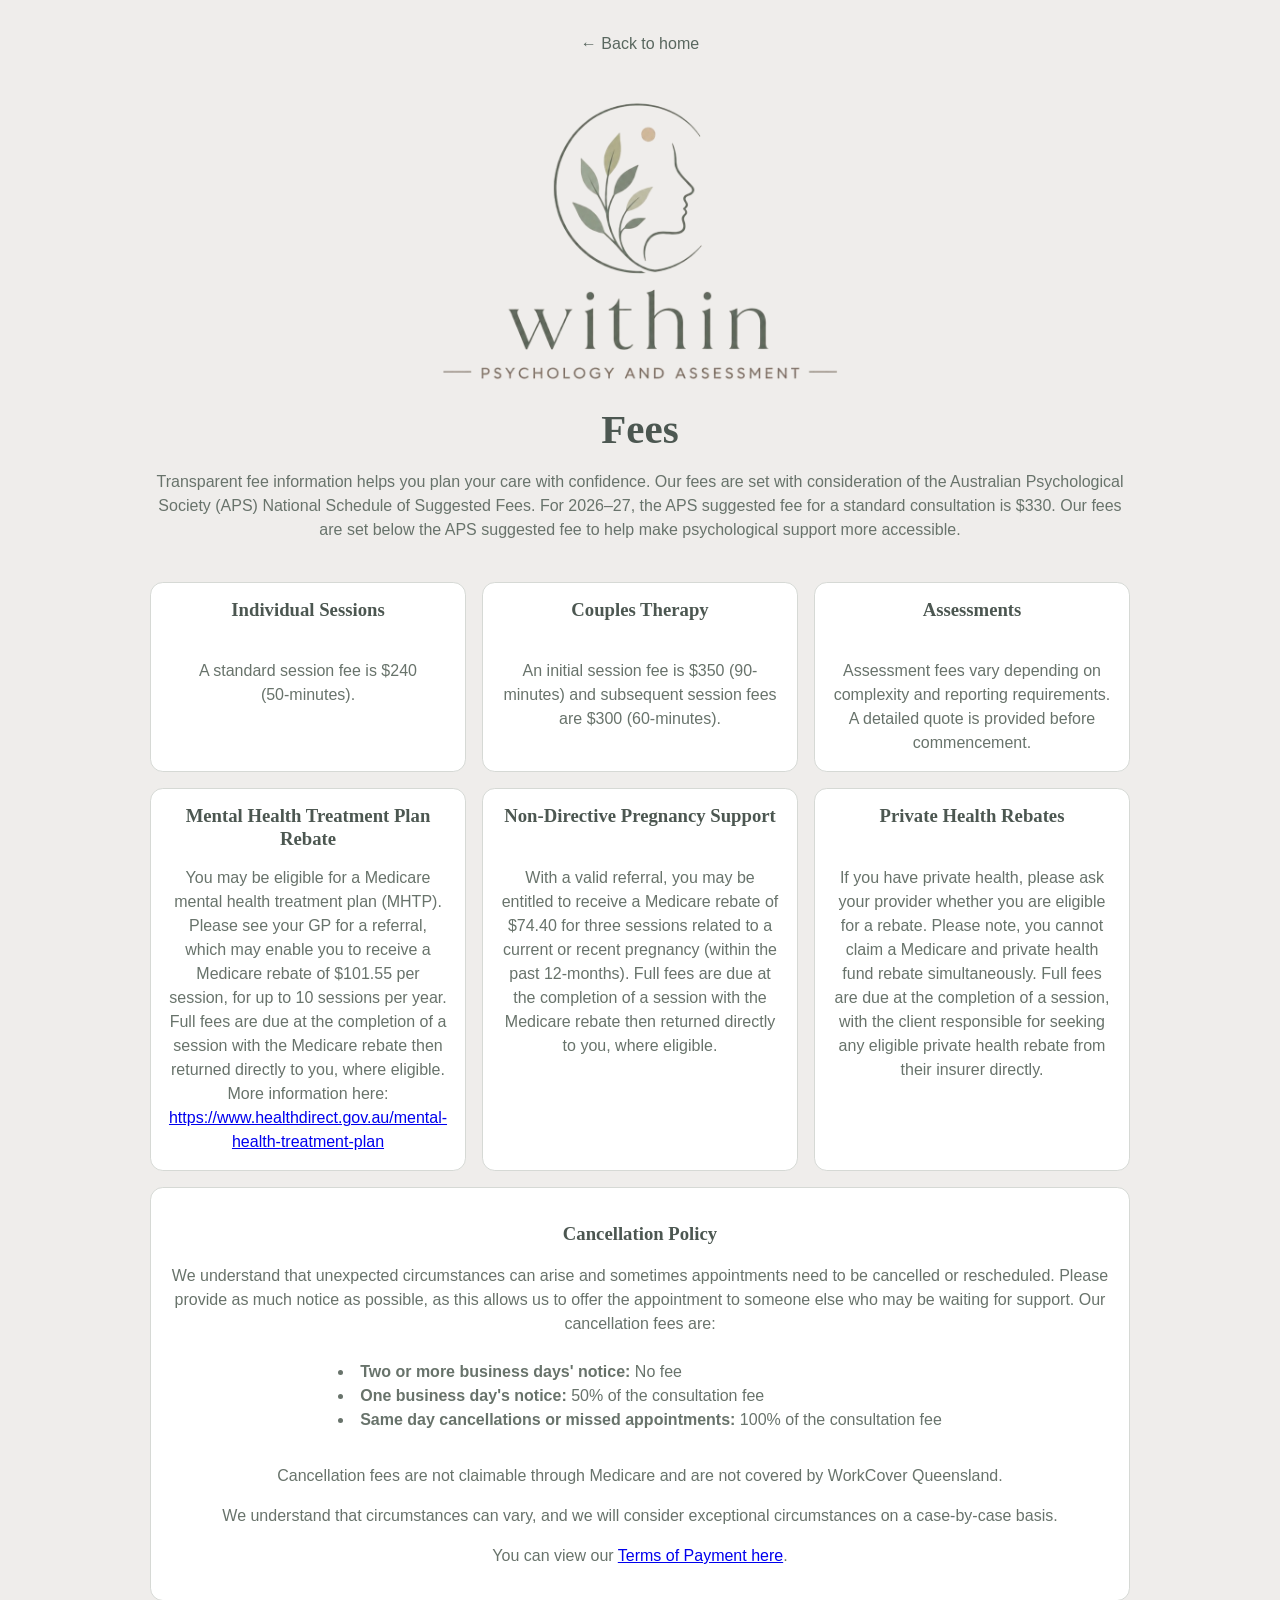
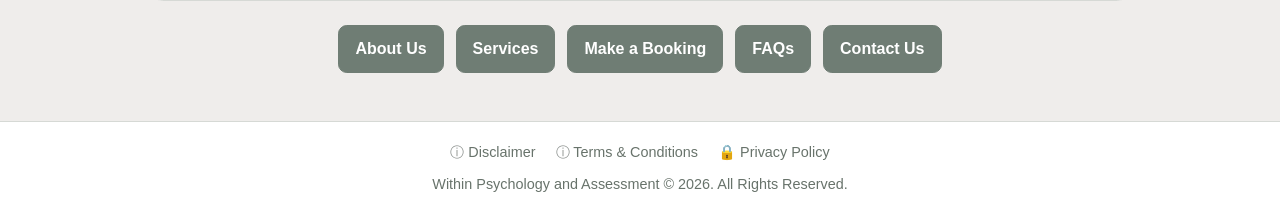
<file: fees.html>
<!doctype html>
<html lang="en">
  <head>
    <meta charset="UTF-8" />
    <meta name="viewport" content="width=device-width, initial-scale=1.0" />
    <title>Fees | Within Psychology and Assessment</title>
    <meta
      name="description"
      content="Fee information for services at Within Psychology and Assessment."
    />
    <link rel="icon" type="image/png" href="./assets/within-logo-transparent.png" />
    <link rel="stylesheet" href="./styles.css" />
  </head>
  <body>
    <main class="container booking-layout">
      <a class="back-link" href="./index.html">← Back to home</a>
      <a href="./index.html">
        <img
          class="booking-logo"
          src="./assets/within-logo-transparent.png"
          alt="Within Psychology and Assessment logo"
        />
      </a>
      <h1>Fees</h1>
      <p class="intro fees-intro">
        Transparent fee information helps you plan your care with confidence.
        Our fees are set with consideration of the Australian Psychological
        Society (APS) National Schedule of Suggested Fees. For 2026–27, the APS
        suggested fee for a standard consultation is $330. Our fees are set
        below the APS suggested fee to help make psychological support more
        accessible.
      </p>

      <section class="cards fees-cards">
        <article class="card">
          <h3>Individual Sessions</h3>
          <p>A standard session fee is $240<br />(50-minutes).</p>
        </article>
        <article class="card">
          <h3>Couples Therapy</h3>
          <p>
            An initial session fee is $350 (90-minutes) and subsequent session
            fees are $300 (60-minutes).
          </p>
        </article>
        <article class="card">
          <h3>Assessments</h3>
          <p>
            Assessment fees vary depending on complexity and reporting
            requirements. A detailed quote is provided before commencement.
          </p>
        </article>
        <article class="card">
          <h3>Mental Health Treatment Plan Rebate</h3>
          <p>
            You may be eligible for a Medicare mental health treatment plan
            (MHTP). Please see your GP for a referral, which may enable you to
            receive a Medicare rebate of $101.55 per session, for up to 10
            sessions per year. Full fees are due at the completion of a session
            with the Medicare rebate then returned directly to you, where
            eligible. More information here:
            <a
              href="https://www.healthdirect.gov.au/mental-health-treatment-plan"
              target="_blank"
              rel="noreferrer"
              >https://www.healthdirect.gov.au/mental-health-treatment-plan</a
            >
          </p>
        </article>
        <article class="card">
          <h3>Non-Directive Pregnancy Support</h3>
          <p>
            With a valid referral, you may be entitled to receive a Medicare
            rebate of $74.40 for three sessions related to a current or recent
            pregnancy (within the past 12-months). Full fees are due at the
            completion of a session with the Medicare rebate then returned
            directly to you, where eligible.
          </p>
        </article>
        <article class="card">
          <h3>Private Health Rebates</h3>
          <p>
            If you have private health, please ask your provider whether you are
            eligible for a rebate. Please note, you cannot claim a Medicare and
            private health fund rebate simultaneously. Full fees are due at the
            completion of a session, with the client responsible for seeking any
            eligible private health rebate from their insurer directly.
          </p>
        </article>
      </section>

      <section class="card fees-policy" aria-label="Cancellation policy">
        <h3>Cancellation Policy</h3>
        <p>
          We understand that unexpected circumstances can arise and sometimes
          appointments need to be cancelled or rescheduled. Please provide as
          much notice as possible, as this allows us to offer the appointment to
          someone else who may be waiting for support. Our cancellation fees
          are:
        </p>
        <ul>
          <li>
            <strong>Two or more business days' notice:</strong> No fee
          </li>
          <li>
            <strong>One business day's notice:</strong> 50% of the consultation
            fee
          </li>
          <li>
            <strong>Same day cancellations or missed appointments:</strong> 100%
            of the consultation fee
          </li>
        </ul>
        <p>
          Cancellation fees are not claimable through Medicare and are not
          covered by WorkCover Queensland.
        </p>
        <p>
          We understand that circumstances can vary, and we will consider
          exceptional circumstances on a case-by-case basis.
        </p>
        <p>
          You can view our
          <a href="./terms-of-payment.html">Terms of Payment here</a>.
        </p>
      </section>

      <div class="hero-actions">
        <a class="btn primary" href="./about-us.html">About Us</a>
        <a class="btn primary" href="./services.html">Services</a>
        <a class="btn primary" href="./booking.html">Make a Booking</a>
        <a class="btn primary" href="./faqs.html">FAQs</a>
        <a class="btn primary" href="./contact.html">Contact Us</a>
      </div>
    </main>

    <footer class="site-footer">
      <div class="container">
        <nav class="footer-links" aria-label="Legal">
          <a href="./disclaimer.html"><span class="footer-info-icon" aria-hidden="true">ⓘ</span> Disclaimer</a>
          <a href="./terms-and-conditions.html"><span class="footer-info-icon" aria-hidden="true">ⓘ</span> Terms &amp; Conditions</a>
          <a href="./privacy-policy.html"><span aria-hidden="true">🔒</span> Privacy Policy</a>
        </nav>
        <p>Within Psychology and Assessment © 2026. All Rights Reserved.</p>
      </div>
    </footer>
  </body>
</html>
</file>
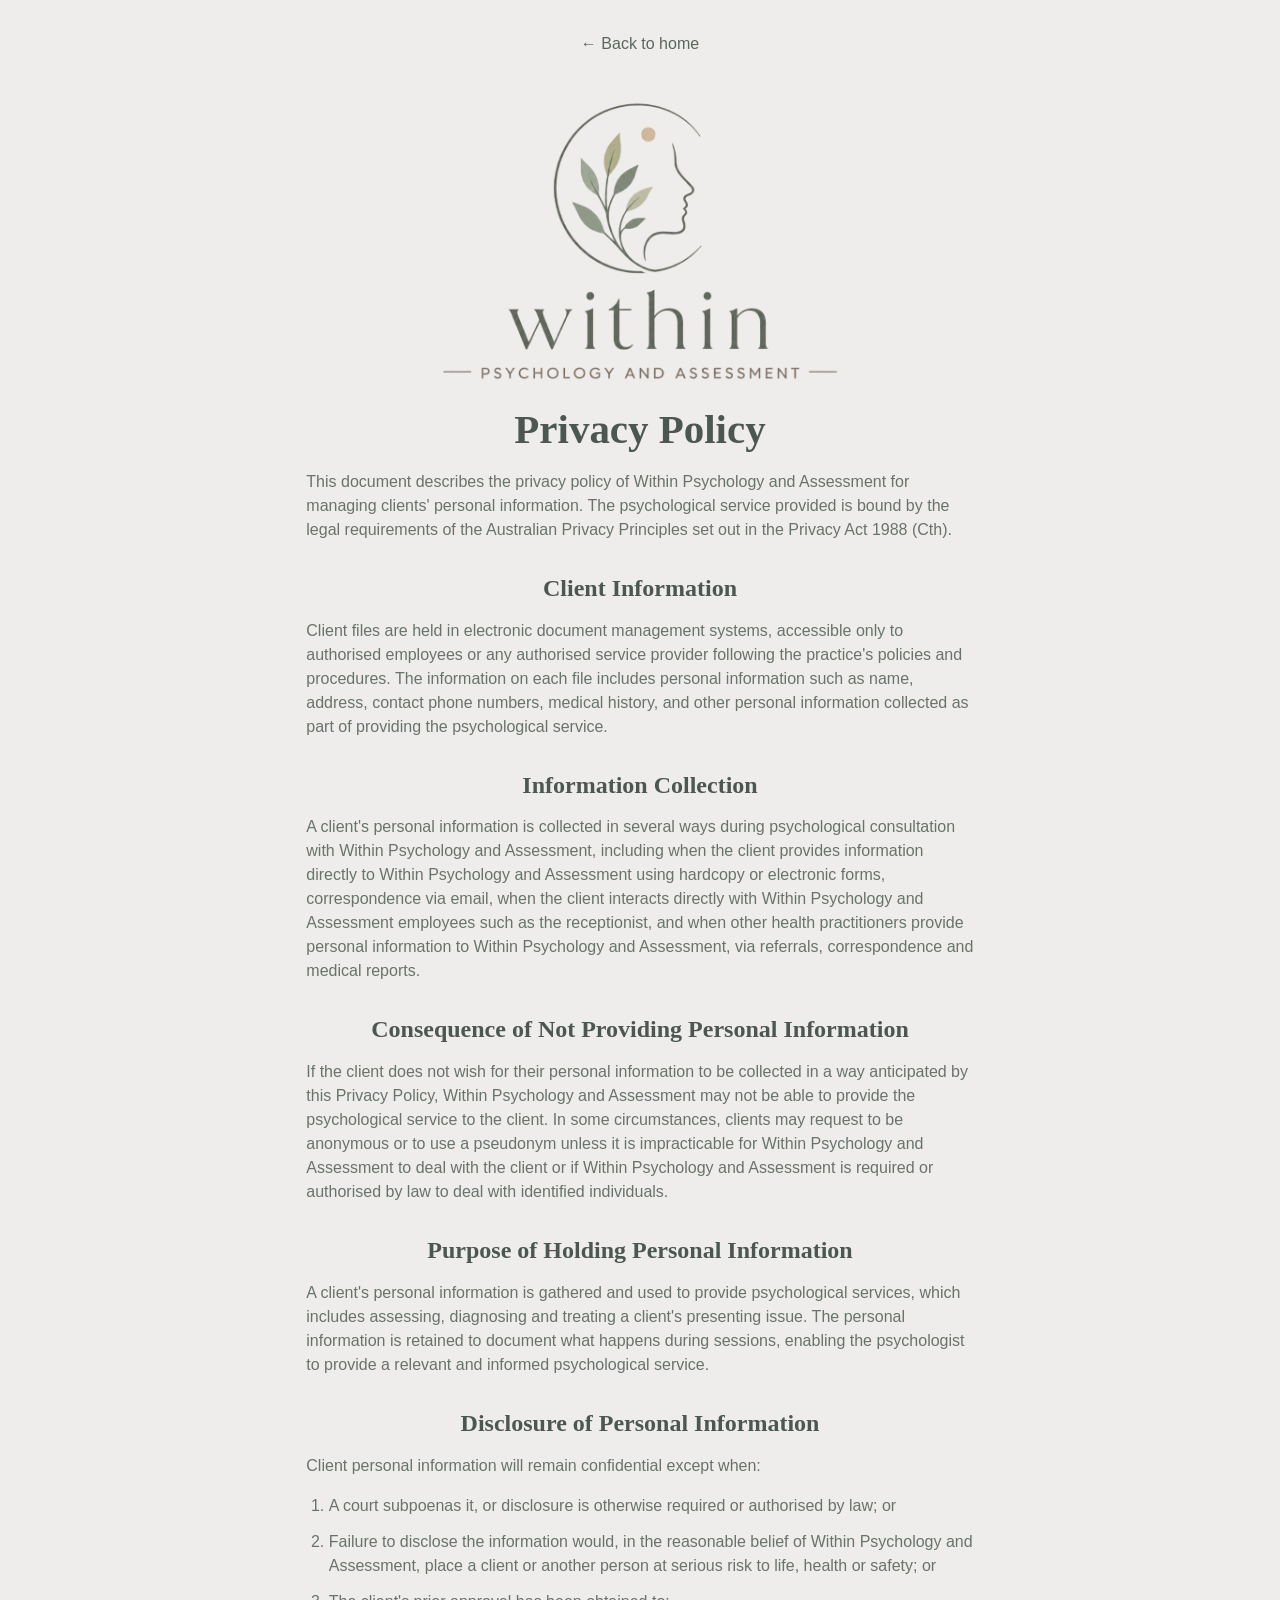
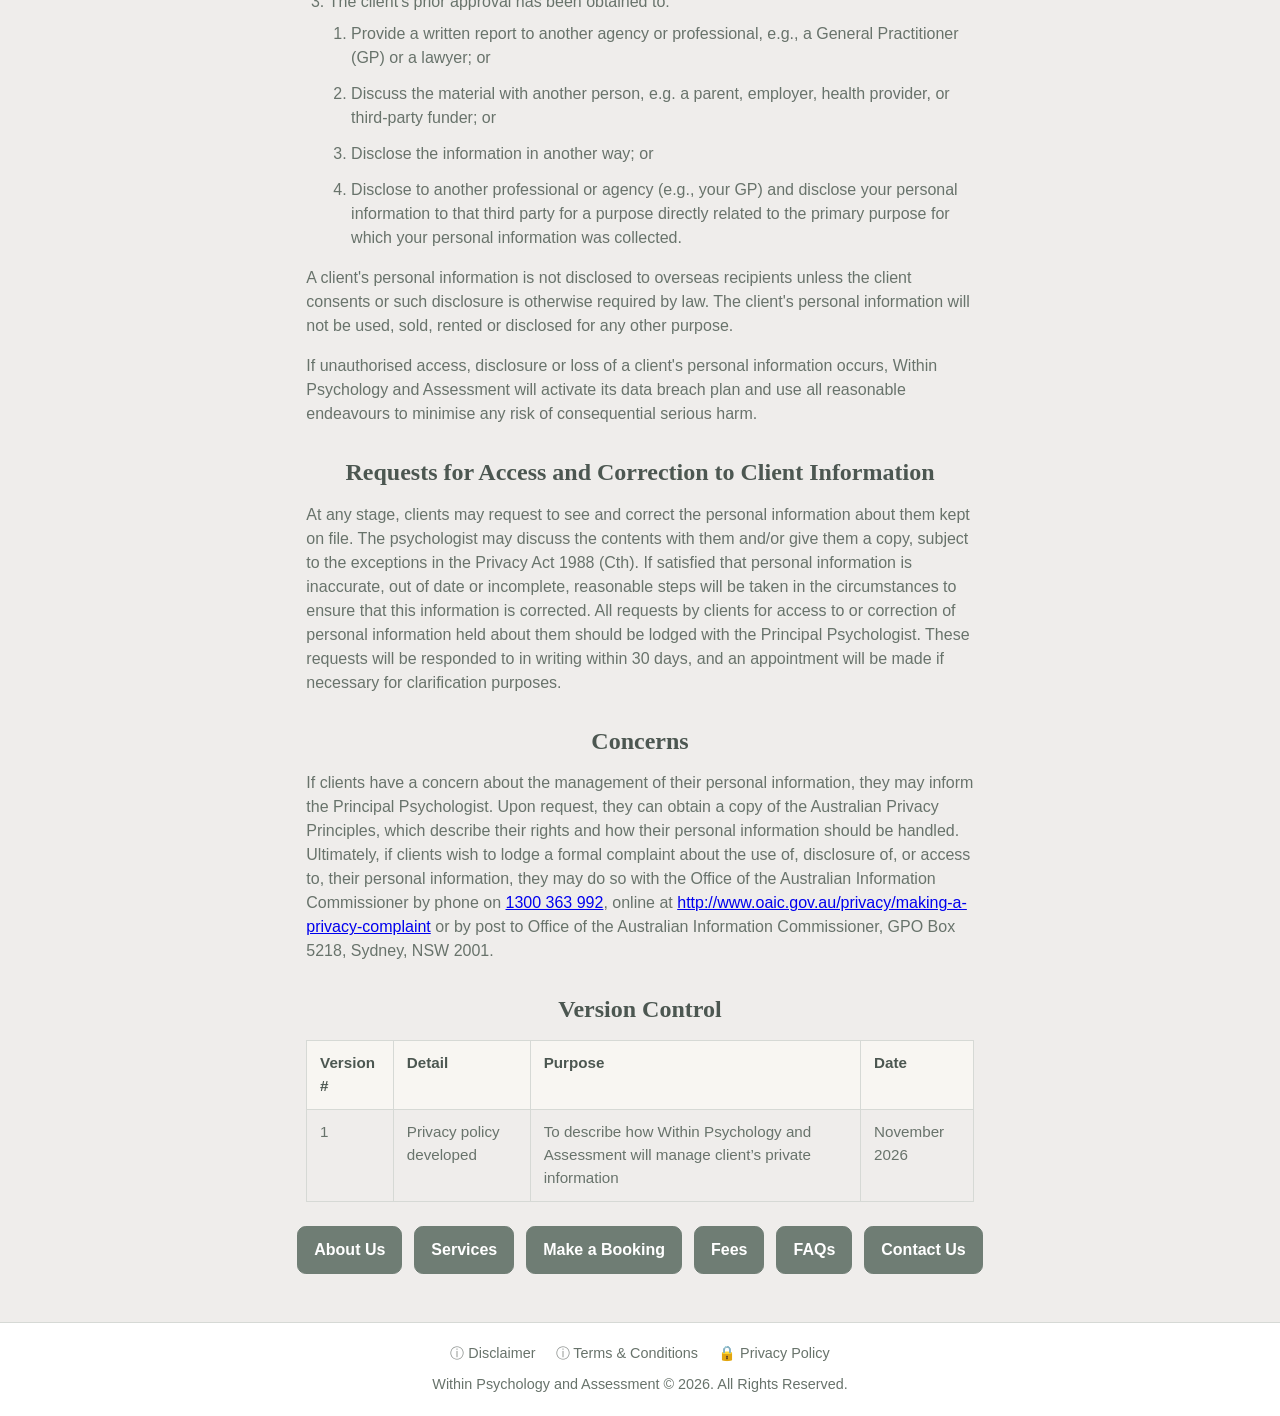
<file: privacy-policy.html>
<!doctype html>
<html lang="en">
  <head>
    <meta charset="UTF-8" />
    <meta name="viewport" content="width=device-width, initial-scale=1.0" />
    <title>Privacy Policy | Within Psychology and Assessment</title>
    <meta
      name="description"
      content="Privacy policy for Within Psychology and Assessment."
    />
    <link rel="icon" type="image/png" href="./assets/within-logo-transparent.png" />
    <link rel="stylesheet" href="./styles.css" />
  </head>
  <body>
    <main class="container booking-layout">
      <a class="back-link" href="./index.html">← Back to home</a>
      <a href="./index.html">
        <img
          class="booking-logo"
          src="./assets/within-logo-transparent.png"
          alt="Within Psychology and Assessment logo"
        />
      </a>
      <h1>Privacy Policy</h1>
      <section class="legal-content">
        <p>
          This document describes the privacy policy of Within Psychology and
          Assessment for managing clients' personal information. The
          psychological service provided is bound by the legal requirements of
          the Australian Privacy Principles set out in the Privacy Act 1988
          (Cth).
        </p>

        <h2>Client Information</h2>
        <p>
          Client files are held in electronic document management systems,
          accessible only to authorised employees or any authorised service
          provider following the practice's policies and procedures. The
          information on each file includes personal information such as name,
          address, contact phone numbers, medical history, and other personal
          information collected as part of providing the psychological service.
        </p>

        <h2>Information Collection</h2>
        <p>
          A client's personal information is collected in several ways during
          psychological consultation with Within Psychology and Assessment,
          including when the client provides information directly to Within
          Psychology and Assessment using hardcopy or electronic forms,
          correspondence via email, when the client interacts directly with
          Within Psychology and Assessment employees such as the receptionist,
          and when other health practitioners provide personal information to
          Within Psychology and Assessment, via referrals, correspondence and
          medical reports.
        </p>

        <h2>Consequence of Not Providing Personal Information</h2>
        <p>
          If the client does not wish for their personal information to be
          collected in a way anticipated by this Privacy Policy, Within
          Psychology and Assessment may not be able to provide the psychological
          service to the client. In some circumstances, clients may request to
          be anonymous or to use a pseudonym unless it is impracticable for
          Within Psychology and Assessment to deal with the client or if Within
          Psychology and Assessment is required or authorised by law to deal
          with identified individuals.
        </p>

        <h2>Purpose of Holding Personal Information</h2>
        <p>
          A client's personal information is gathered and used to provide
          psychological services, which includes assessing, diagnosing and
          treating a client's presenting issue. The personal information is
          retained to document what happens during sessions, enabling the
          psychologist to provide a relevant and informed psychological service.
        </p>

        <h2>Disclosure of Personal Information</h2>
        <p>Client personal information will remain confidential except when:</p>
        <ol>
          <li>
            A court subpoenas it, or disclosure is otherwise required or
            authorised by law; or
          </li>
          <li>
            Failure to disclose the information would, in the reasonable belief
            of Within Psychology and Assessment, place a client or another
            person at serious risk to life, health or safety; or
          </li>
          <li>
            The client's prior approval has been obtained to:
            <ol>
              <li>
                Provide a written report to another agency or professional,
                e.g., a General Practitioner (GP) or a lawyer; or
              </li>
              <li>
                Discuss the material with another person, e.g. a parent,
                employer, health provider, or third-party funder; or
              </li>
              <li>Disclose the information in another way; or</li>
              <li>
                Disclose to another professional or agency (e.g., your GP) and
                disclose your personal information to that third party for a
                purpose directly related to the primary purpose for which your
                personal information was collected.
              </li>
            </ol>
          </li>
        </ol>
        <p>
          A client's personal information is not disclosed to overseas
          recipients unless the client consents or such disclosure is otherwise
          required by law. The client's personal information will not be used,
          sold, rented or disclosed for any other purpose.
        </p>
        <p>
          If unauthorised access, disclosure or loss of a client's personal
          information occurs, Within Psychology and Assessment will activate its
          data breach plan and use all reasonable endeavours to minimise any
          risk of consequential serious harm.
        </p>

        <h2>Requests for Access and Correction to Client Information</h2>
        <p>
          At any stage, clients may request to see and correct the personal
          information about them kept on file. The psychologist may discuss the
          contents with them and/or give them a copy, subject to the exceptions
          in the Privacy Act 1988 (Cth). If satisfied that personal information
          is inaccurate, out of date or incomplete, reasonable steps will be
          taken in the circumstances to ensure that this information is
          corrected. All requests by clients for access to or correction of
          personal information held about them should be lodged with the
          Principal Psychologist. These requests will be responded to in writing
          within 30 days, and an appointment will be made if necessary for
          clarification purposes.
        </p>

        <h2>Concerns</h2>
        <p>
          If clients have a concern about the management of their personal
          information, they may inform the Principal Psychologist. Upon request,
          they can obtain a copy of the Australian Privacy Principles, which
          describe their rights and how their personal information should be
          handled. Ultimately, if clients wish to lodge a formal complaint about
          the use of, disclosure of, or access to, their personal information,
          they may do so with the Office of the Australian Information
          Commissioner by phone on
          <a href="tel:1300363992">1300 363 992</a>, online at
          <a
            href="http://www.oaic.gov.au/privacy/making-a-privacy-complaint"
            target="_blank"
            rel="noreferrer"
            >http://www.oaic.gov.au/privacy/making-a-privacy-complaint</a
          >
          or by post to Office of the Australian Information Commissioner, GPO
          Box 5218, Sydney, NSW 2001.
        </p>

        <h2>Version Control</h2>
        <div class="legal-table-wrap">
          <table class="legal-table">
            <thead>
              <tr>
                <th>Version #</th>
                <th>Detail</th>
                <th>Purpose</th>
                <th>Date</th>
              </tr>
            </thead>
            <tbody>
              <tr>
                <td>1</td>
                <td>Privacy policy developed</td>
                <td>
                  To describe how Within Psychology and Assessment will manage
                  client’s private information
                </td>
                <td>November 2026</td>
              </tr>
            </tbody>
          </table>
        </div>
      </section>

      <div class="hero-actions">
        <a class="btn primary" href="./about-us.html">About Us</a>
        <a class="btn primary" href="./services.html">Services</a>
        <a class="btn primary" href="./booking.html">Make a Booking</a>
        <a class="btn primary" href="./fees.html">Fees</a>
        <a class="btn primary" href="./faqs.html">FAQs</a>
        <a class="btn primary" href="./contact.html">Contact Us</a>
      </div>
    </main>

    <footer class="site-footer">
      <div class="container">
        <nav class="footer-links" aria-label="Legal">
          <a href="./disclaimer.html"><span class="footer-info-icon" aria-hidden="true">ⓘ</span> Disclaimer</a>
          <a href="./terms-and-conditions.html"><span class="footer-info-icon" aria-hidden="true">ⓘ</span> Terms &amp; Conditions</a>
          <a href="./privacy-policy.html"><span aria-hidden="true">🔒</span> Privacy Policy</a>
        </nav>
        <p>Within Psychology and Assessment © 2026. All Rights Reserved.</p>
      </div>
    </footer>
  </body>
</html>
</file>
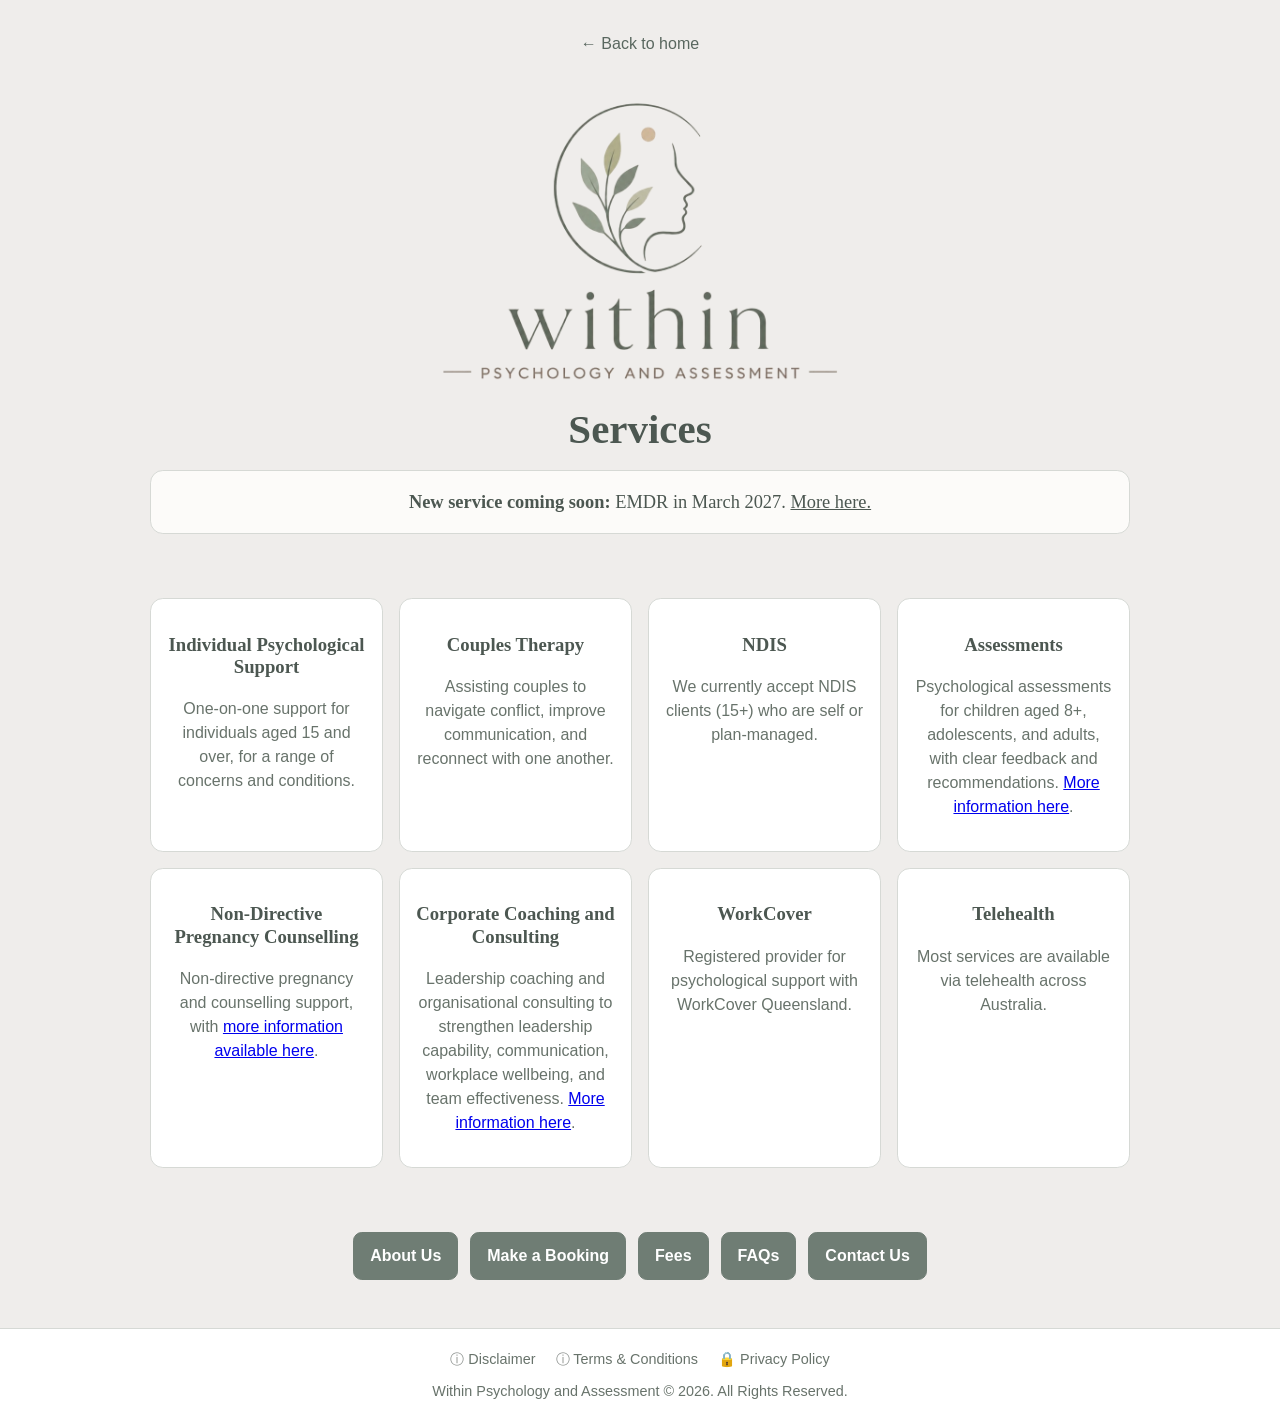
<file: services.html>
<!doctype html>
<html lang="en">
  <head>
    <meta charset="UTF-8" />
    <meta name="viewport" content="width=device-width, initial-scale=1.0" />
    <title>Services | Within Psychology and Assessment</title>
    <meta
      name="description"
      content="Explore services offered by Within Psychology and Assessment."
    />
    <link rel="icon" type="image/png" href="./assets/within-logo-transparent.png" />
    <link rel="stylesheet" href="./styles.css" />
  </head>
  <body>
    <main class="container booking-layout">
      <a class="back-link" href="./index.html">← Back to home</a>
      <a href="./index.html">
        <img
          class="booking-logo"
          src="./assets/within-logo-transparent.png"
          alt="Within Psychology and Assessment logo"
        />
      </a>
      <h1>Services</h1>

      <section class="home-availability service-notice" aria-label="New service announcement">
        <h2>
          <strong>New service coming soon:</strong> EMDR in March 2027.
          <a href="./faqs.html#what-is-emdr">More here.</a>
        </h2>
      </section>

      <section class="cards services-cards">
        <article class="card">
          <h3>Individual Psychological Support</h3>
          <p>
            One-on-one support for individuals aged 15 and over, for a range of
            concerns and conditions.
          </p>
        </article>
        <article class="card">
          <h3>Couples Therapy</h3>
          <p>
            Assisting couples to navigate conflict, improve communication, and
            reconnect with one another.
          </p>
        </article>
        <article class="card">
          <h3>NDIS</h3>
          <p>
            We currently accept NDIS clients (15+) who are self or
            plan-managed.
          </p>
        </article>
        <article class="card">
          <h3>Assessments</h3>
          <p>
            Psychological assessments for children aged 8+, adolescents, and
            adults, with clear feedback and recommendations.
            <a href="./assessments.html">More information here</a>.
          </p>
        </article>
        <article class="card">
          <h3>Non-Directive Pregnancy Counselling</h3>
          <p>
            Non-directive pregnancy and counselling support, with
            <a
              href="https://psychology.org.au/psychology/medicare-rebates-psychological-services/medicare-rebates-pregnancy-services"
              target="_blank"
              rel="noreferrer"
              >more information available here</a
            >.
          </p>
        </article>
        <article class="card">
          <h3>Corporate Coaching and Consulting</h3>
          <p>
            Leadership coaching and organisational consulting to strengthen
            leadership capability, communication, workplace wellbeing, and team
            effectiveness.
            <a href="./corporate-coaching.html">More information here</a>.
          </p>
        </article>
        <article class="card">
          <h3>WorkCover</h3>
          <p>
            Registered provider for psychological support with WorkCover
            Queensland.
          </p>
        </article>
        <article class="card">
          <h3>Telehealth</h3>
          <p>Most services are available via telehealth across Australia.</p>
        </article>
      </section>

      <div class="hero-actions">
        <a class="btn primary" href="./about-us.html">About Us</a>
        <a class="btn primary" href="./booking.html">Make a Booking</a>
        <a class="btn primary" href="./fees.html">Fees</a>
        <a class="btn primary" href="./faqs.html">FAQs</a>
        <a class="btn primary" href="./contact.html">Contact Us</a>
      </div>
    </main>

    <footer class="site-footer">
      <div class="container">
        <nav class="footer-links" aria-label="Legal">
          <a href="./disclaimer.html"><span class="footer-info-icon" aria-hidden="true">ⓘ</span> Disclaimer</a>
          <a href="./terms-and-conditions.html"><span class="footer-info-icon" aria-hidden="true">ⓘ</span> Terms &amp; Conditions</a>
          <a href="./privacy-policy.html"><span aria-hidden="true">🔒</span> Privacy Policy</a>
        </nav>
        <p>Within Psychology and Assessment © 2026. All Rights Reserved.</p>
      </div>
    </footer>
  </body>
</html>
</file>
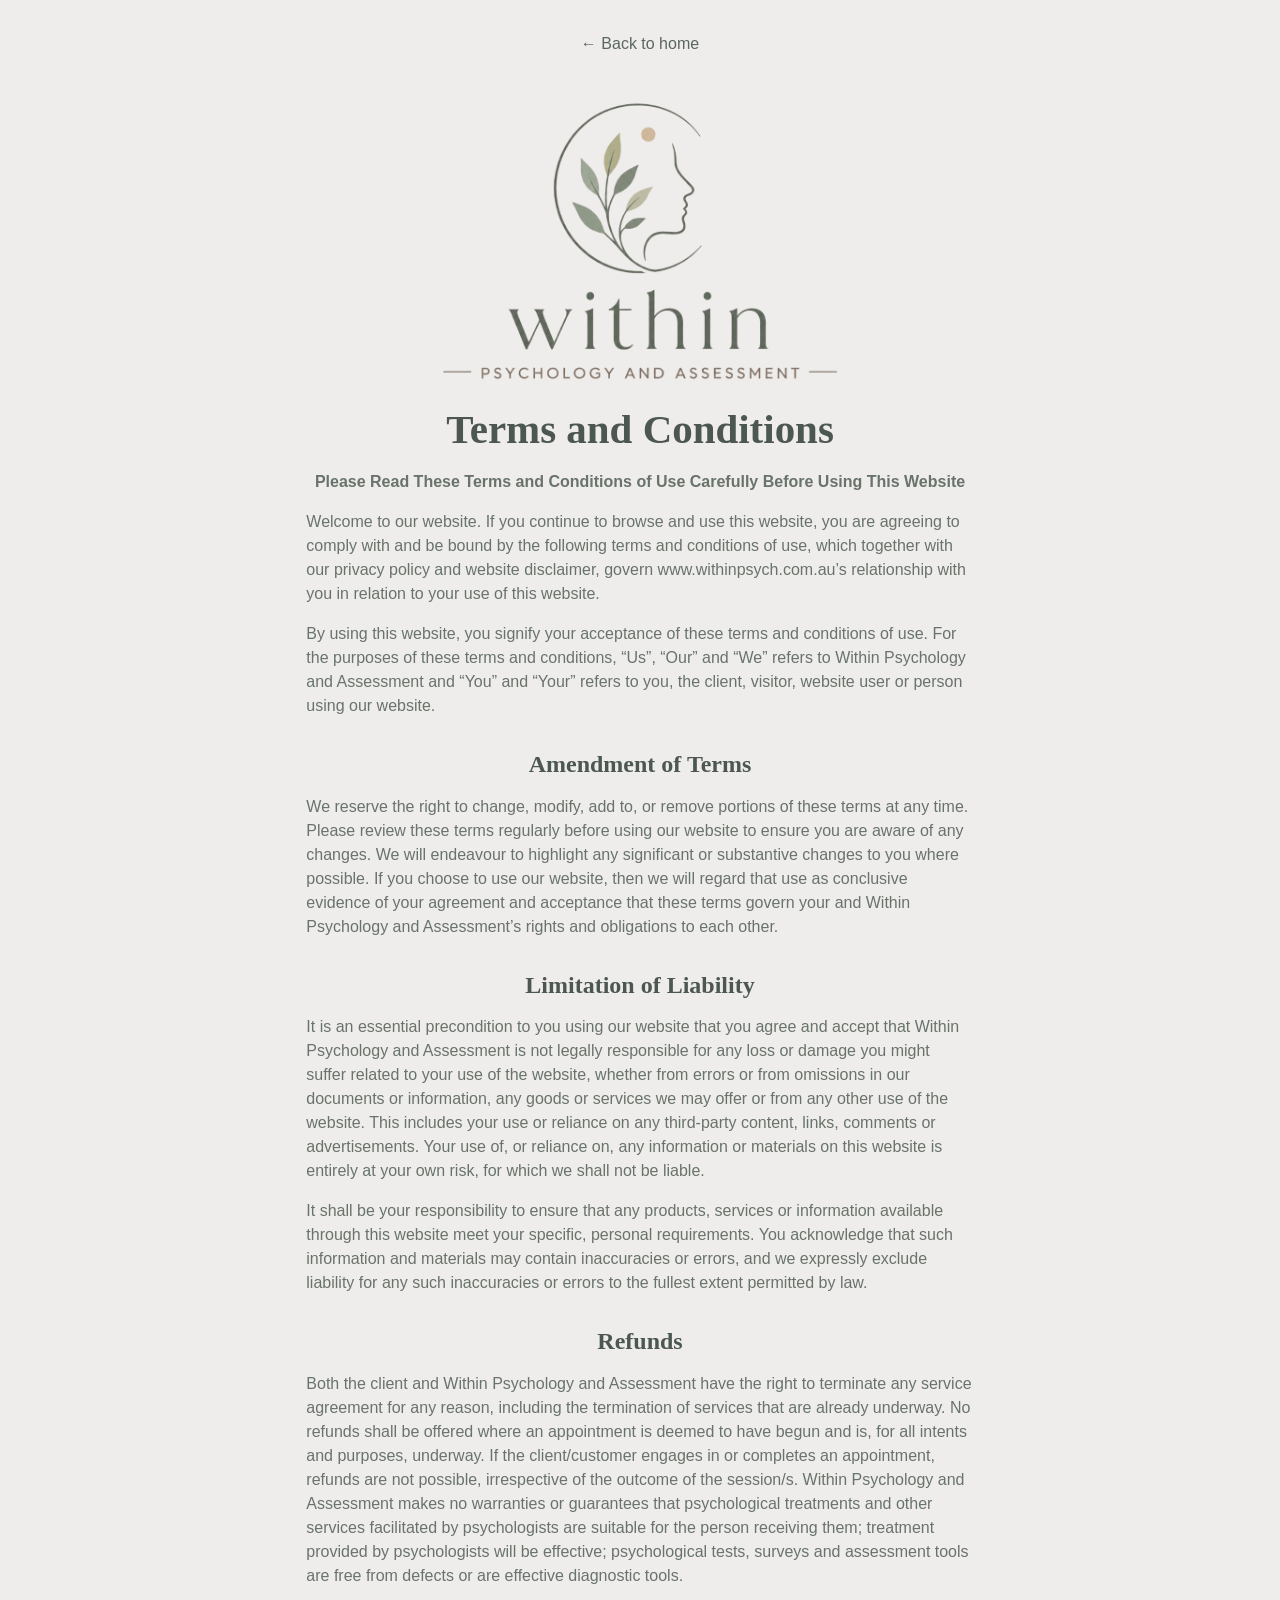
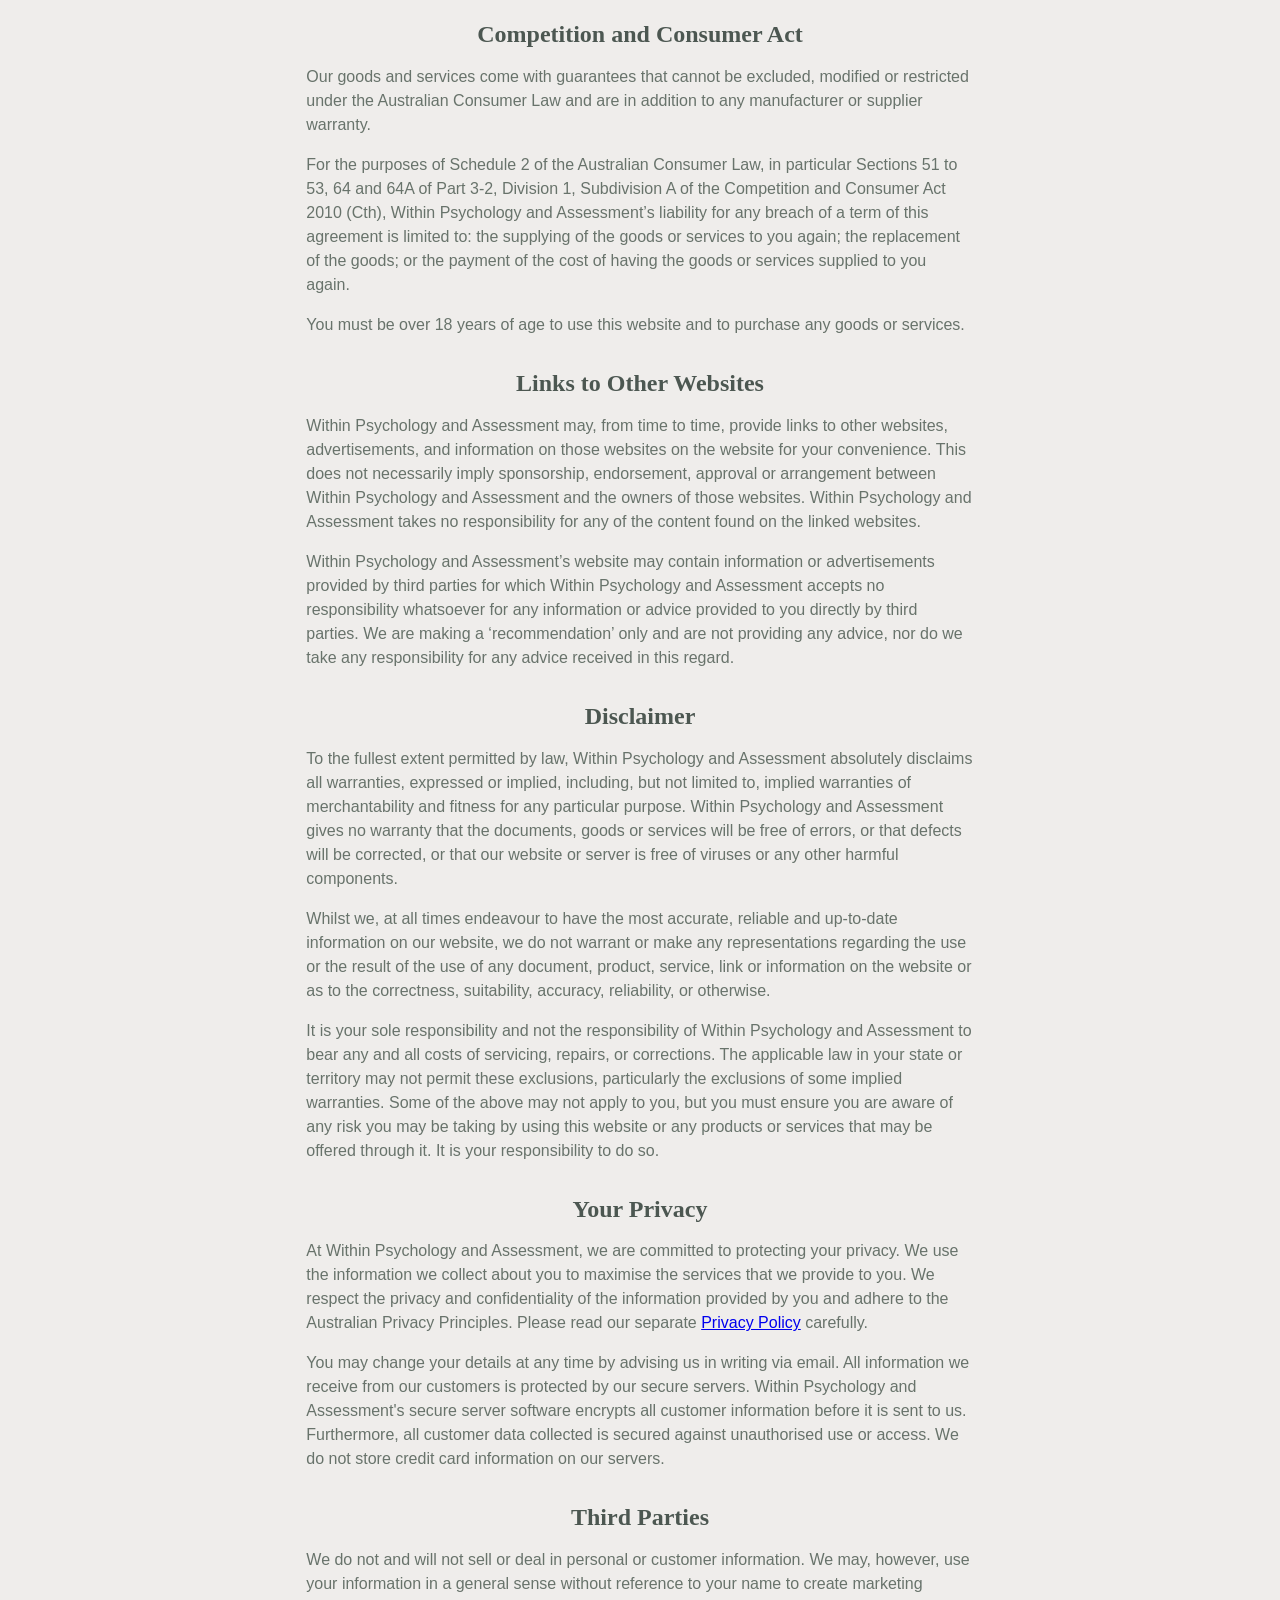
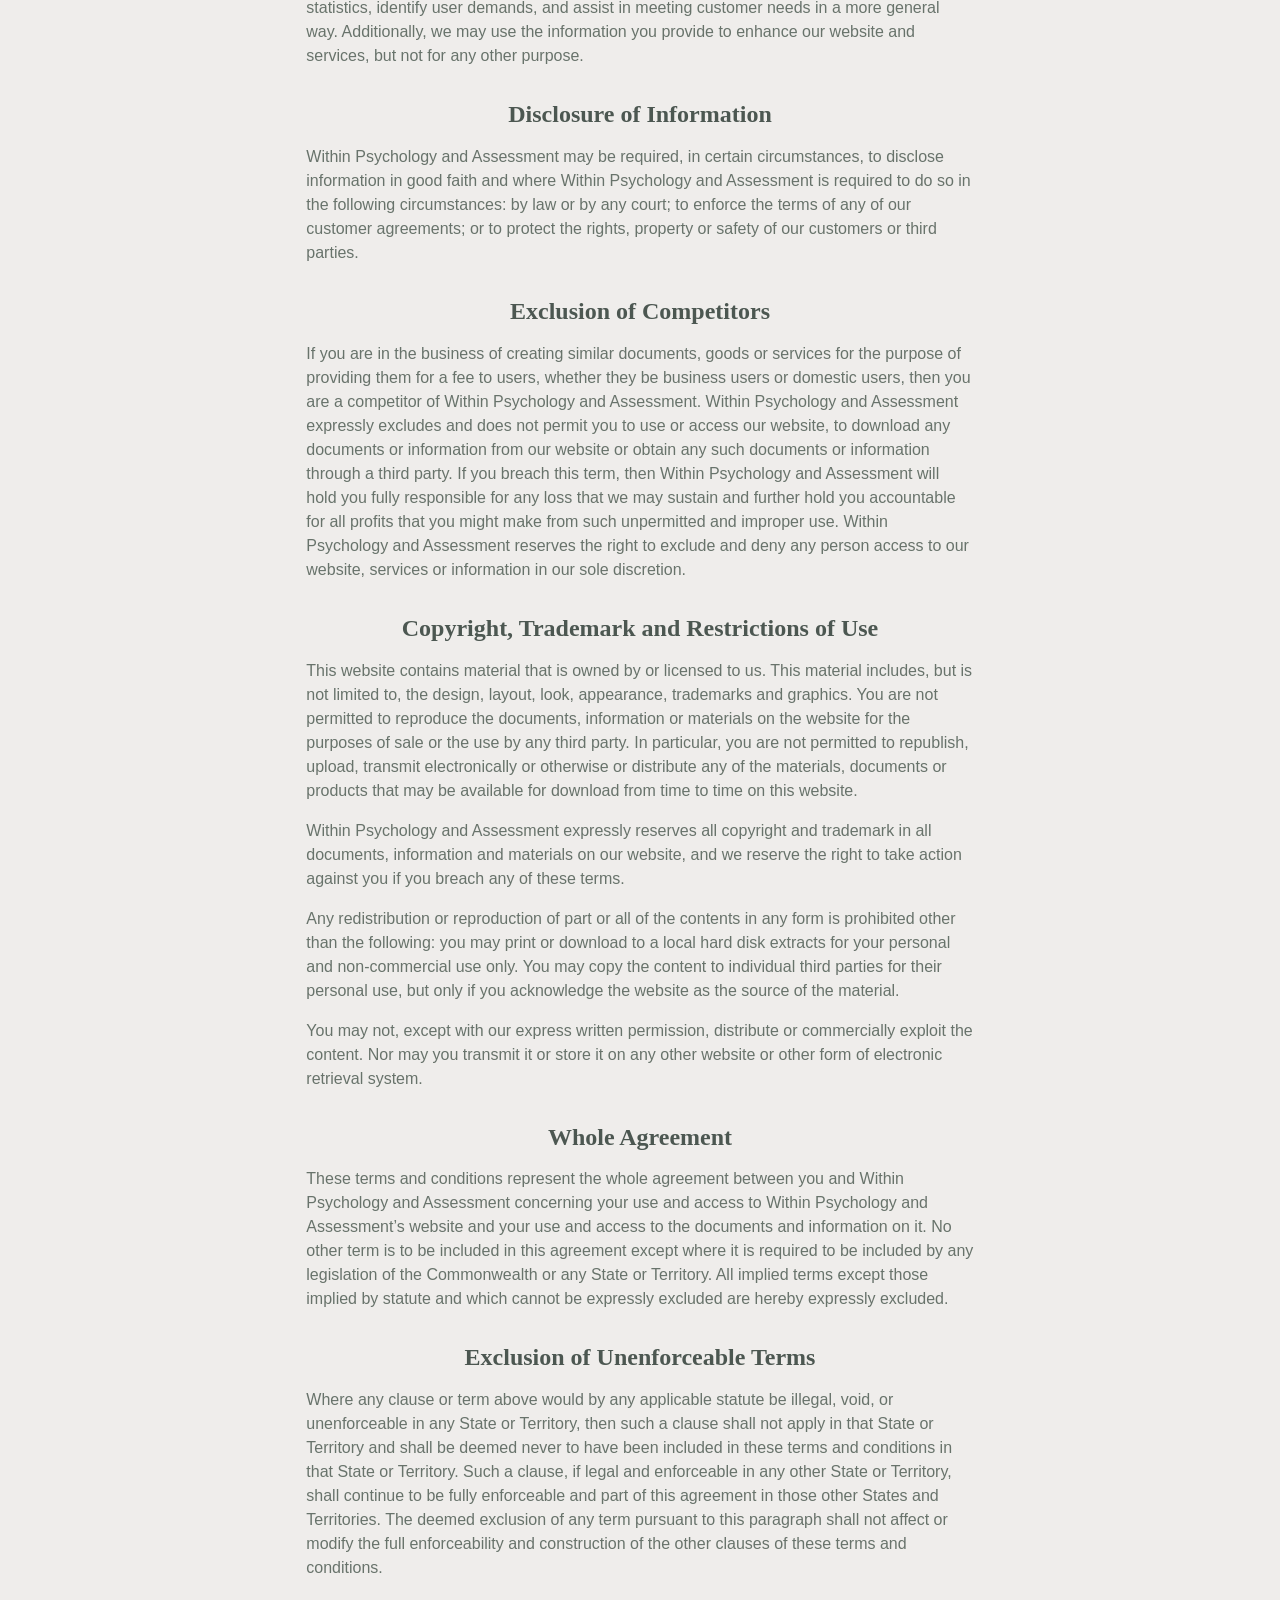
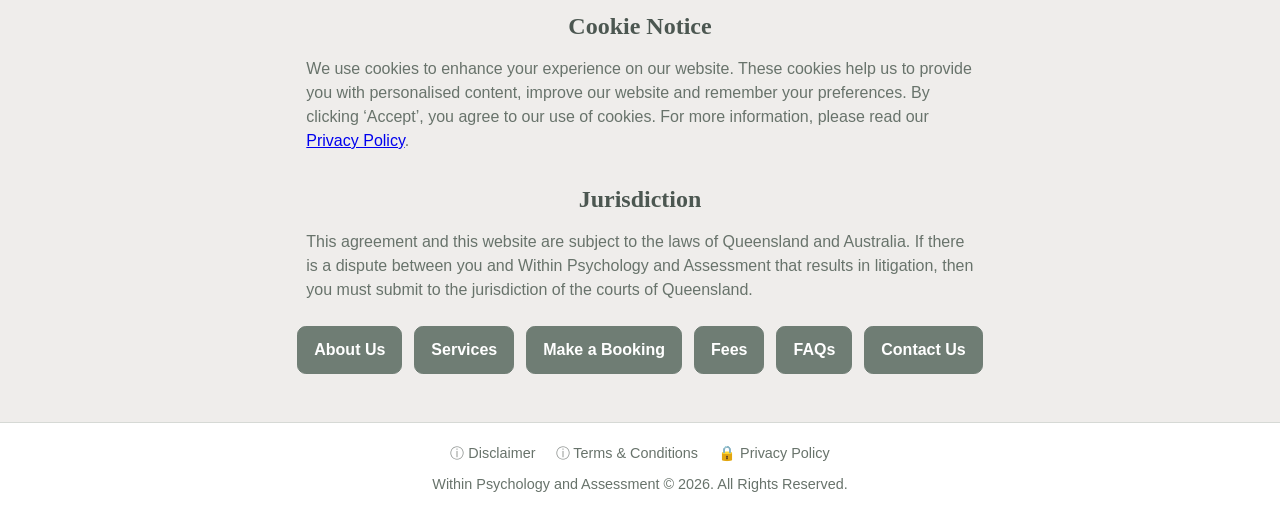
<file: terms-and-conditions.html>
<!doctype html>
<html lang="en">
  <head>
    <meta charset="UTF-8" />
    <meta name="viewport" content="width=device-width, initial-scale=1.0" />
    <title>Terms & Conditions | Within Psychology and Assessment</title>
    <meta
      name="description"
      content="Terms and conditions for Within Psychology and Assessment."
    />
    <link rel="icon" type="image/png" href="./assets/within-logo-transparent.png" />
    <link rel="stylesheet" href="./styles.css" />
  </head>
  <body>
    <main class="container booking-layout">
      <a class="back-link" href="./index.html">← Back to home</a>
      <a href="./index.html">
        <img
          class="booking-logo"
          src="./assets/within-logo-transparent.png"
          alt="Within Psychology and Assessment logo"
        />
      </a>
      <h1>Terms and Conditions</h1>
      <section class="legal-content">
        <p class="legal-lead">
          <strong
            >Please Read These Terms and Conditions of Use Carefully Before
            Using This Website</strong
          >
        </p>
        <p>
          Welcome to our website. If you continue to browse and use this
          website, you are agreeing to comply with and be bound by the following
          terms and conditions of use, which together with our privacy policy
          and website disclaimer, govern www.withinpsych.com.au’s relationship
          with you in relation to your use of this website.
        </p>
        <p>
          By using this website, you signify your acceptance of these terms and
          conditions of use. For the purposes of these terms and conditions,
          “Us”, “Our” and “We” refers to Within Psychology and Assessment and
          “You” and “Your” refers to you, the client, visitor, website user or
          person using our website.
        </p>

        <h2>Amendment of Terms</h2>
        <p>
          We reserve the right to change, modify, add to, or remove portions of
          these terms at any time. Please review these terms regularly before
          using our website to ensure you are aware of any changes. We will
          endeavour to highlight any significant or substantive changes to you
          where possible. If you choose to use our website, then we will regard
          that use as conclusive evidence of your agreement and acceptance that
          these terms govern your and Within Psychology and Assessment’s rights
          and obligations to each other.
        </p>

        <h2>Limitation of Liability</h2>
        <p>
          It is an essential precondition to you using our website that you
          agree and accept that Within Psychology and Assessment is not legally
          responsible for any loss or damage you might suffer related to your
          use of the website, whether from errors or from omissions in our
          documents or information, any goods or services we may offer or from
          any other use of the website. This includes your use or reliance on
          any third-party content, links, comments or advertisements. Your use
          of, or reliance on, any information or materials on this website is
          entirely at your own risk, for which we shall not be liable.
        </p>
        <p>
          It shall be your responsibility to ensure that any products, services
          or information available through this website meet your specific,
          personal requirements. You acknowledge that such information and
          materials may contain inaccuracies or errors, and we expressly exclude
          liability for any such inaccuracies or errors to the fullest extent
          permitted by law.
        </p>

        <h2>Refunds</h2>
        <p>
          Both the client and Within Psychology and Assessment have the right to
          terminate any service agreement for any reason, including the
          termination of services that are already underway. No refunds shall be
          offered where an appointment is deemed to have begun and is, for all
          intents and purposes, underway. If the client/customer engages in or
          completes an appointment, refunds are not possible, irrespective of
          the outcome of the session/s. Within Psychology and Assessment makes
          no warranties or guarantees that psychological treatments and other
          services facilitated by psychologists are suitable for the person
          receiving them; treatment provided by psychologists will be effective;
          psychological tests, surveys and assessment tools are free from
          defects or are effective diagnostic tools.
        </p>

        <h2>Competition and Consumer Act</h2>
        <p>
          Our goods and services come with guarantees that cannot be excluded,
          modified or restricted under the Australian Consumer Law and are in
          addition to any manufacturer or supplier warranty.
        </p>
        <p>
          For the purposes of Schedule 2 of the Australian Consumer Law, in
          particular Sections 51 to 53, 64 and 64A of Part 3-2, Division 1,
          Subdivision A of the Competition and Consumer Act 2010 (Cth), Within
          Psychology and Assessment’s liability for any breach of a term of this
          agreement is limited to: the supplying of the goods or services to you
          again; the replacement of the goods; or the payment of the cost of
          having the goods or services supplied to you again.
        </p>
        <p>
          You must be over 18 years of age to use this website and to purchase
          any goods or services.
        </p>

        <h2>Links to Other Websites</h2>
        <p>
          Within Psychology and Assessment may, from time to time, provide links
          to other websites, advertisements, and information on those websites
          on the website for your convenience. This does not necessarily imply
          sponsorship, endorsement, approval or arrangement between Within
          Psychology and Assessment and the owners of those websites. Within
          Psychology and Assessment takes no responsibility for any of the
          content found on the linked websites.
        </p>
        <p>
          Within Psychology and Assessment’s website may contain information or
          advertisements provided by third parties for which Within Psychology
          and Assessment accepts no responsibility whatsoever for any
          information or advice provided to you directly by third parties. We
          are making a ‘recommendation’ only and are not providing any advice,
          nor do we take any responsibility for any advice received in this
          regard.
        </p>

        <h2>Disclaimer</h2>
        <p>
          To the fullest extent permitted by law, Within Psychology and
          Assessment absolutely disclaims all warranties, expressed or implied,
          including, but not limited to, implied warranties of merchantability
          and fitness for any particular purpose. Within Psychology and
          Assessment gives no warranty that the documents, goods or services
          will be free of errors, or that defects will be corrected, or that our
          website or server is free of viruses or any other harmful components.
        </p>
        <p>
          Whilst we, at all times endeavour to have the most accurate, reliable
          and up-to-date information on our website, we do not warrant or make
          any representations regarding the use or the result of the use of any
          document, product, service, link or information on the website or as
          to the correctness, suitability, accuracy, reliability, or otherwise.
        </p>
        <p>
          It is your sole responsibility and not the responsibility of Within
          Psychology and Assessment to bear any and all costs of servicing,
          repairs, or corrections. The applicable law in your state or territory
          may not permit these exclusions, particularly the exclusions of some
          implied warranties. Some of the above may not apply to you, but you
          must ensure you are aware of any risk you may be taking by using this
          website or any products or services that may be offered through it. It
          is your responsibility to do so.
        </p>

        <h2>Your Privacy</h2>
        <p>
          At Within Psychology and Assessment, we are committed to protecting
          your privacy. We use the information we collect about you to maximise
          the services that we provide to you. We respect the privacy and
          confidentiality of the information provided by you and adhere to the
          Australian Privacy Principles. Please read our separate
          <a href="./privacy-policy.html">Privacy Policy</a> carefully.
        </p>
        <p>
          You may change your details at any time by advising us in writing via
          email. All information we receive from our customers is protected by
          our secure servers. Within Psychology and Assessment's secure server
          software encrypts all customer information before it is sent to us.
          Furthermore, all customer data collected is secured against
          unauthorised use or access. We do not store credit card information
          on our servers.
        </p>

        <h2>Third Parties</h2>
        <p>
          We do not and will not sell or deal in personal or customer
          information. We may, however, use your information in a general sense
          without reference to your name to create marketing statistics,
          identify user demands, and assist in meeting customer needs in a more
          general way. Additionally, we may use the information you provide to
          enhance our website and services, but not for any other purpose.
        </p>

        <h2>Disclosure of Information</h2>
        <p>
          Within Psychology and Assessment may be required, in certain
          circumstances, to disclose information in good faith and where Within
          Psychology and Assessment is required to do so in the following
          circumstances: by law or by any court; to enforce the terms of any of
          our customer agreements; or to protect the rights, property or safety
          of our customers or third parties.
        </p>

        <h2>Exclusion of Competitors</h2>
        <p>
          If you are in the business of creating similar documents, goods or
          services for the purpose of providing them for a fee to users, whether
          they be business users or domestic users, then you are a competitor of
          Within Psychology and Assessment. Within Psychology and Assessment
          expressly excludes and does not permit you to use or access our
          website, to download any documents or information from our website or
          obtain any such documents or information through a third party. If you
          breach this term, then Within Psychology and Assessment will hold you
          fully responsible for any loss that we may sustain and further hold
          you accountable for all profits that you might make from such
          unpermitted and improper use. Within Psychology and Assessment
          reserves the right to exclude and deny any person access to our
          website, services or information in our sole discretion.
        </p>

        <h2>Copyright, Trademark and Restrictions of Use</h2>
        <p>
          This website contains material that is owned by or licensed to us.
          This material includes, but is not limited to, the design, layout,
          look, appearance, trademarks and graphics. You are not permitted to
          reproduce the documents, information or materials on the website for
          the purposes of sale or the use by any third party. In particular, you
          are not permitted to republish, upload, transmit electronically or
          otherwise or distribute any of the materials, documents or products
          that may be available for download from time to time on this website.
        </p>
        <p>
          Within Psychology and Assessment expressly reserves all copyright and
          trademark in all documents, information and materials on our website,
          and we reserve the right to take action against you if you breach any
          of these terms.
        </p>
        <p>
          Any redistribution or reproduction of part or all of the contents in
          any form is prohibited other than the following: you may print or
          download to a local hard disk extracts for your personal and
          non-commercial use only. You may copy the content to individual third
          parties for their personal use, but only if you acknowledge the
          website as the source of the material.
        </p>
        <p>
          You may not, except with our express written permission, distribute or
          commercially exploit the content. Nor may you transmit it or store it
          on any other website or other form of electronic retrieval system.
        </p>

        <h2>Whole Agreement</h2>
        <p>
          These terms and conditions represent the whole agreement between you
          and Within Psychology and Assessment concerning your use and access to
          Within Psychology and Assessment’s website and your use and access to
          the documents and information on it. No other term is to be included
          in this agreement except where it is required to be included by any
          legislation of the Commonwealth or any State or Territory. All implied
          terms except those implied by statute and which cannot be expressly
          excluded are hereby expressly excluded.
        </p>

        <h2>Exclusion of Unenforceable Terms</h2>
        <p>
          Where any clause or term above would by any applicable statute be
          illegal, void, or unenforceable in any State or Territory, then such a
          clause shall not apply in that State or Territory and shall be deemed
          never to have been included in these terms and conditions in that
          State or Territory. Such a clause, if legal and enforceable in any
          other State or Territory, shall continue to be fully enforceable and
          part of this agreement in those other States and Territories. The
          deemed exclusion of any term pursuant to this paragraph shall not
          affect or modify the full enforceability and construction of the other
          clauses of these terms and conditions.
        </p>

        <h2>Cookie Notice</h2>
        <p>
          We use cookies to enhance your experience on our website. These
          cookies help us to provide you with personalised content, improve our
          website and remember your preferences. By clicking ‘Accept’, you agree
          to our use of cookies. For more information, please read our
          <a href="./privacy-policy.html">Privacy Policy</a>.
        </p>

        <h2>Jurisdiction</h2>
        <p>
          This agreement and this website are subject to the laws of Queensland
          and Australia. If there is a dispute between you and Within Psychology
          and Assessment that results in litigation, then you must submit to the
          jurisdiction of the courts of Queensland.
        </p>
      </section>

      <div class="hero-actions">
        <a class="btn primary" href="./about-us.html">About Us</a>
        <a class="btn primary" href="./services.html">Services</a>
        <a class="btn primary" href="./booking.html">Make a Booking</a>
        <a class="btn primary" href="./fees.html">Fees</a>
        <a class="btn primary" href="./faqs.html">FAQs</a>
        <a class="btn primary" href="./contact.html">Contact Us</a>
      </div>
    </main>

    <footer class="site-footer">
      <div class="container">
        <nav class="footer-links" aria-label="Legal">
          <a href="./disclaimer.html"><span class="footer-info-icon" aria-hidden="true">ⓘ</span> Disclaimer</a>
          <a href="./terms-and-conditions.html"><span class="footer-info-icon" aria-hidden="true">ⓘ</span> Terms &amp; Conditions</a>
          <a href="./privacy-policy.html"><span aria-hidden="true">🔒</span> Privacy Policy</a>
        </nav>
        <p>Within Psychology and Assessment © 2026. All Rights Reserved.</p>
      </div>
    </footer>
  </body>
</html>
</file>
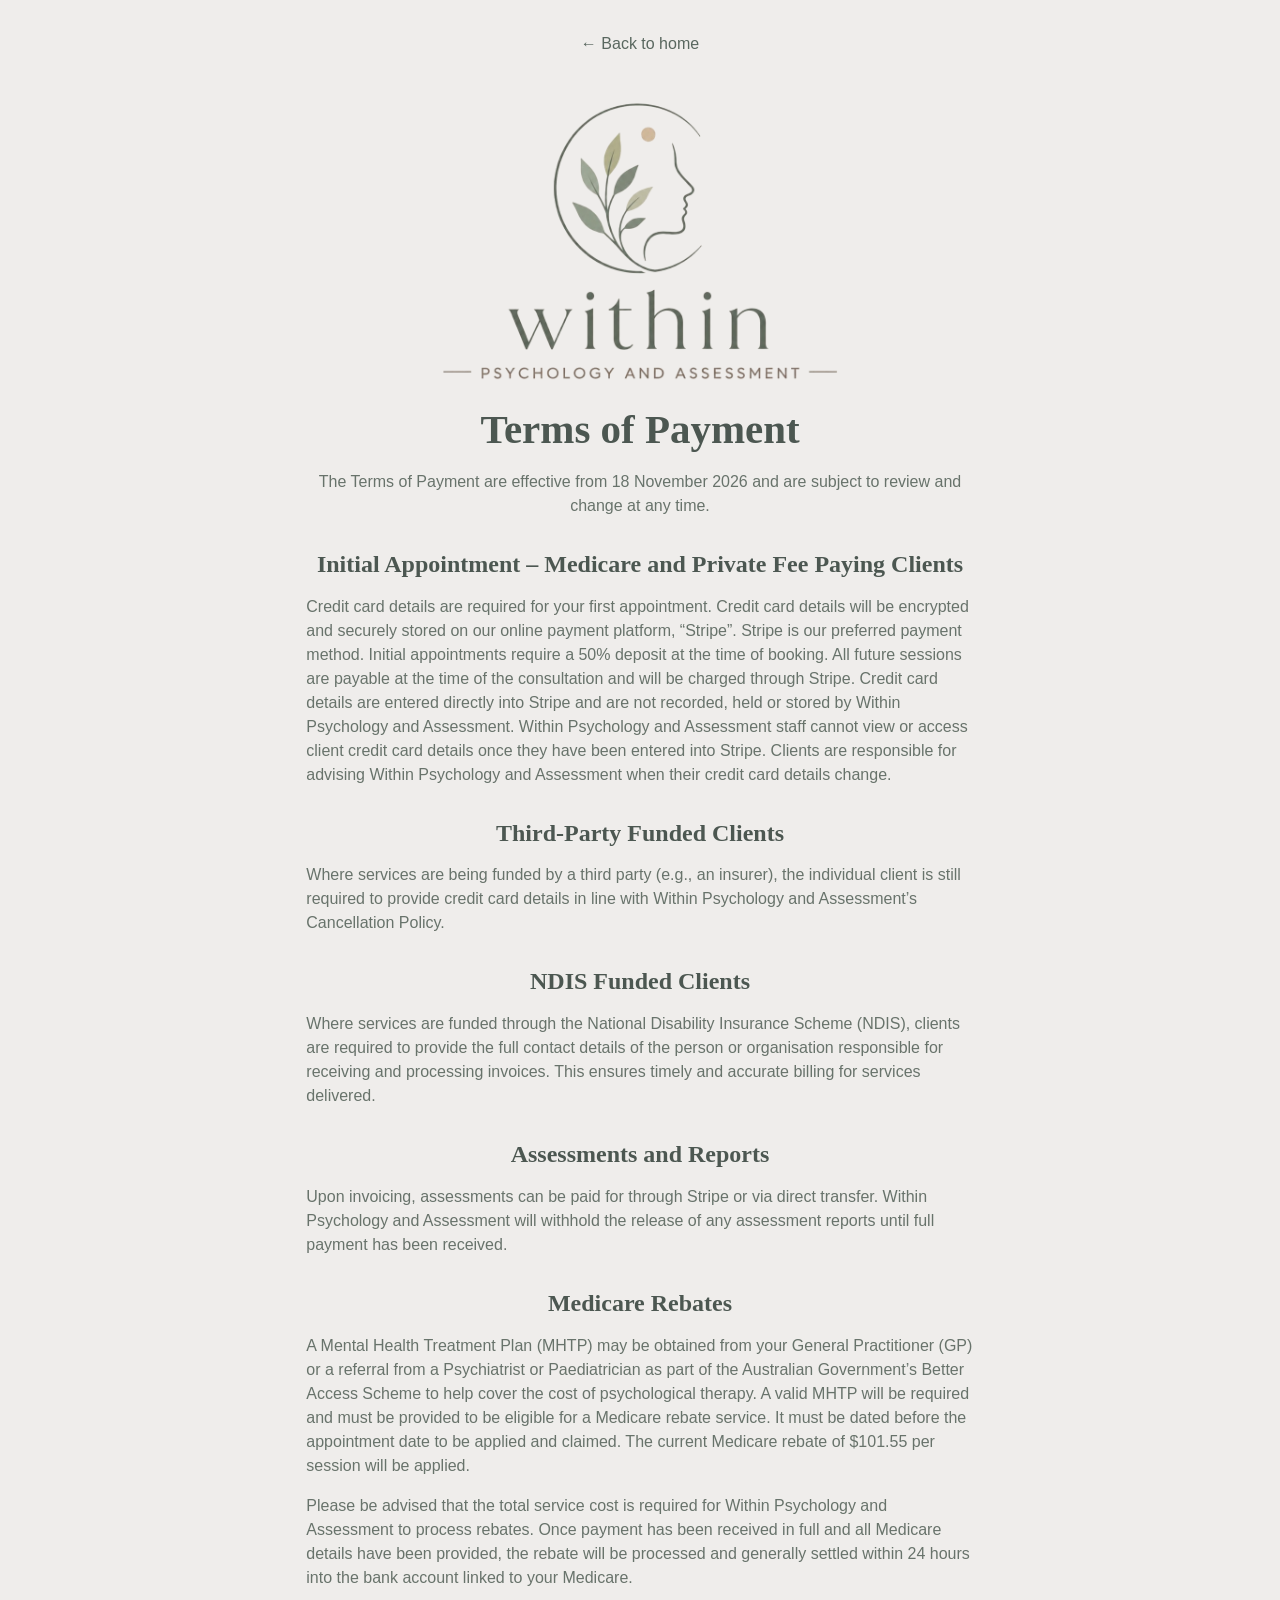
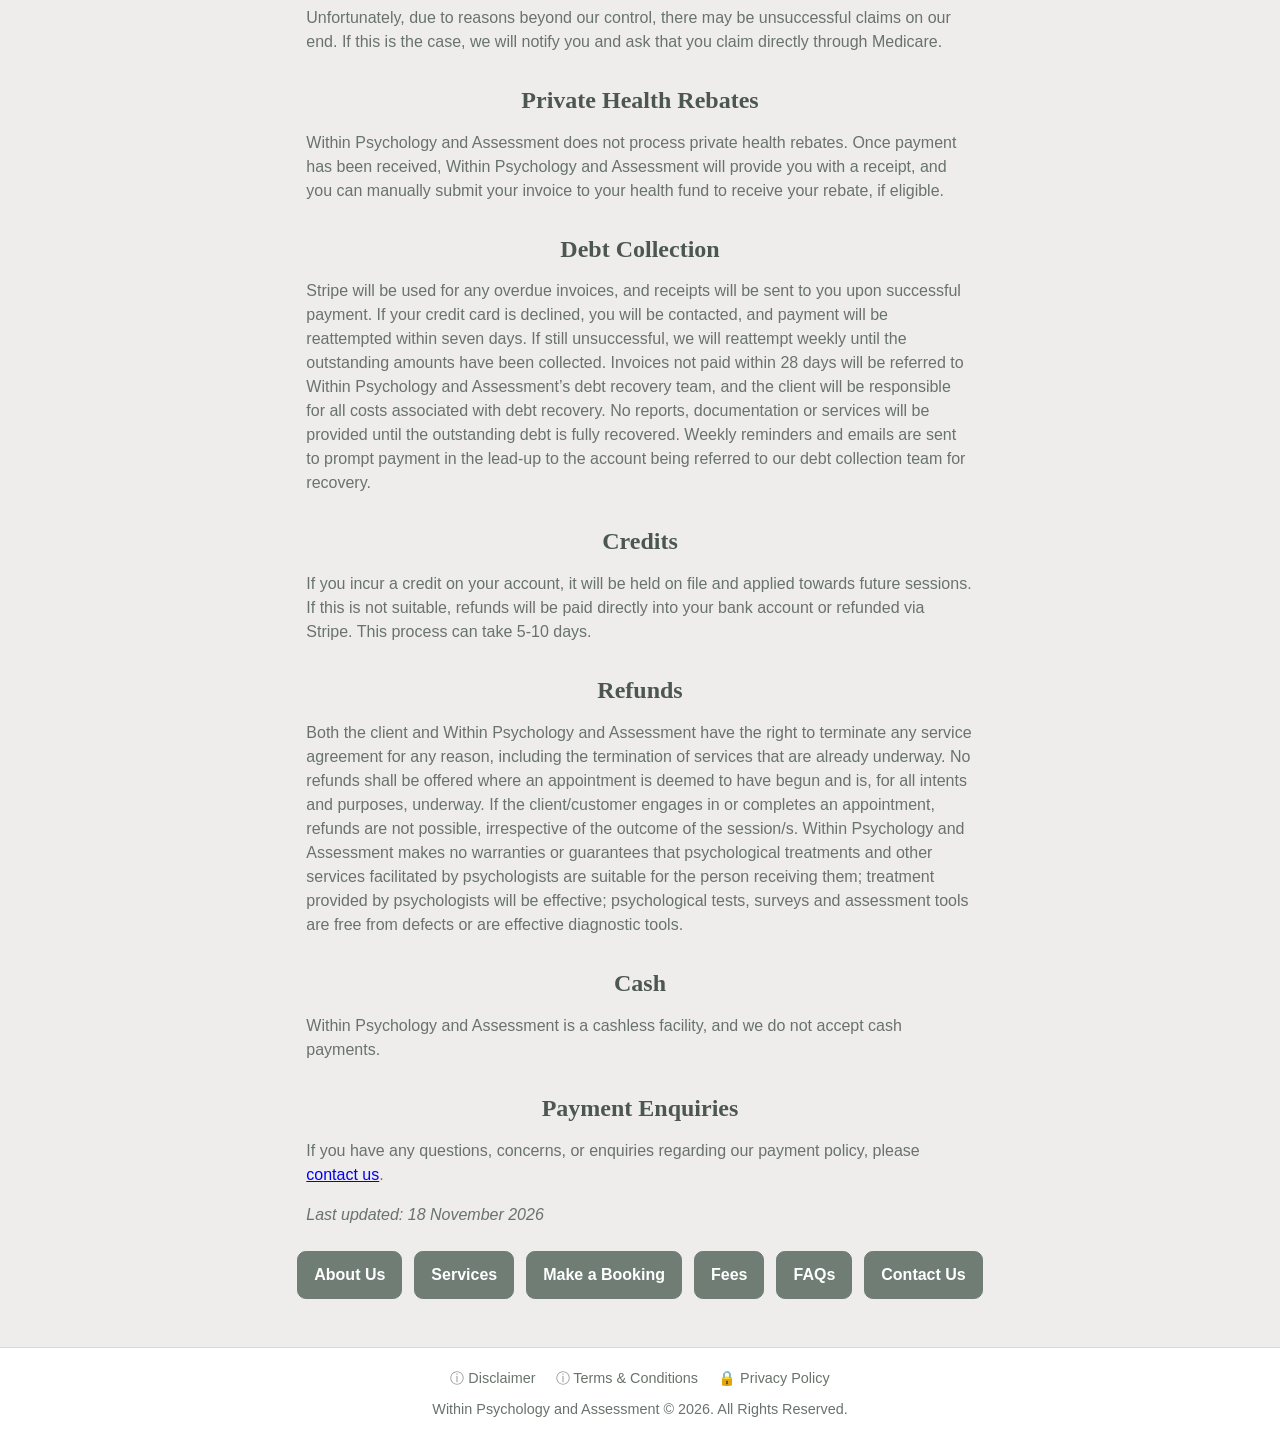
<file: terms-of-payment.html>
<!doctype html>
<html lang="en">
  <head>
    <meta charset="UTF-8" />
    <meta name="viewport" content="width=device-width, initial-scale=1.0" />
    <title>Terms of Payment | Within Psychology and Assessment</title>
    <meta
      name="description"
      content="Terms of payment for Within Psychology and Assessment."
    />
    <link rel="icon" type="image/png" href="./assets/within-logo-transparent.png" />
    <link rel="stylesheet" href="./styles.css" />
  </head>
  <body>
    <main class="container booking-layout">
      <a class="back-link" href="./index.html">← Back to home</a>
      <a href="./index.html">
        <img
          class="booking-logo"
          src="./assets/within-logo-transparent.png"
          alt="Within Psychology and Assessment logo"
        />
      </a>
      <h1>Terms of Payment</h1>
      <section class="legal-content">
        <p class="legal-lead">
          The Terms of Payment are effective from 18 November 2026 and are
          subject to review and change at any time.
        </p>

        <h2>Initial Appointment – Medicare and Private Fee Paying Clients</h2>
        <p>
          Credit card details are required for your first appointment. Credit
          card details will be encrypted and securely stored on our online
          payment platform, “Stripe”. Stripe is our preferred payment method.
          Initial appointments require a 50% deposit at the time of booking. All
          future sessions are payable at the time of the consultation and will
          be charged through Stripe. Credit card details are entered directly
          into Stripe and are not recorded, held or stored by Within Psychology
          and Assessment. Within Psychology and Assessment staff cannot view or
          access client credit card details once they have been entered into
          Stripe. Clients are responsible for advising Within Psychology and
          Assessment when their credit card details change.
        </p>

        <h2>Third-Party Funded Clients</h2>
        <p>
          Where services are being funded by a third party (e.g., an insurer),
          the individual client is still required to provide credit card details
          in line with Within Psychology and Assessment’s Cancellation Policy.
        </p>

        <h2>NDIS Funded Clients</h2>
        <p>
          Where services are funded through the National Disability Insurance
          Scheme (NDIS), clients are required to provide the full contact
          details of the person or organisation responsible for receiving and
          processing invoices. This ensures timely and accurate billing for
          services delivered.
        </p>

        <h2>Assessments and Reports</h2>
        <p>
          Upon invoicing, assessments can be paid for through Stripe or via
          direct transfer. Within Psychology and Assessment will withhold the
          release of any assessment reports until full payment has been
          received.
        </p>

        <h2>Medicare Rebates</h2>
        <p>
          A Mental Health Treatment Plan (MHTP) may be obtained from your
          General Practitioner (GP) or a referral from a Psychiatrist or
          Paediatrician as part of the Australian Government’s Better Access
          Scheme to help cover the cost of psychological therapy. A valid MHTP
          will be required and must be provided to be eligible for a Medicare
          rebate service. It must be dated before the appointment date to be
          applied and claimed. The current Medicare rebate of $101.55 per
          session will be applied.
        </p>
        <p>
          Please be advised that the total service cost is required for Within
          Psychology and Assessment to process rebates. Once payment has been
          received in full and all Medicare details have been provided, the
          rebate will be processed and generally settled within 24 hours into
          the bank account linked to your Medicare.
        </p>
        <p>
          Unfortunately, due to reasons beyond our control, there may be
          unsuccessful claims on our end. If this is the case, we will notify
          you and ask that you claim directly through Medicare.
        </p>

        <h2>Private Health Rebates</h2>
        <p>
          Within Psychology and Assessment does not process private health
          rebates. Once payment has been received, Within Psychology and
          Assessment will provide you with a receipt, and you can manually
          submit your invoice to your health fund to receive your rebate, if
          eligible.
        </p>

        <h2>Debt Collection</h2>
        <p>
          Stripe will be used for any overdue invoices, and receipts will be
          sent to you upon successful payment. If your credit card is declined,
          you will be contacted, and payment will be reattempted within seven
          days. If still unsuccessful, we will reattempt weekly until the
          outstanding amounts have been collected. Invoices not paid within 28
          days will be referred to Within Psychology and Assessment’s debt
          recovery team, and the client will be responsible for all costs
          associated with debt recovery. No reports, documentation or services
          will be provided until the outstanding debt is fully recovered. Weekly
          reminders and emails are sent to prompt payment in the lead-up to the
          account being referred to our debt collection team for recovery.
        </p>

        <h2>Credits</h2>
        <p>
          If you incur a credit on your account, it will be held on file and
          applied towards future sessions. If this is not suitable, refunds will
          be paid directly into your bank account or refunded via Stripe. This
          process can take 5-10 days.
        </p>

        <h2>Refunds</h2>
        <p>
          Both the client and Within Psychology and Assessment have the right to
          terminate any service agreement for any reason, including the
          termination of services that are already underway. No refunds shall be
          offered where an appointment is deemed to have begun and is, for all
          intents and purposes, underway. If the client/customer engages in or
          completes an appointment, refunds are not possible, irrespective of
          the outcome of the session/s. Within Psychology and Assessment makes
          no warranties or guarantees that psychological treatments and other
          services facilitated by psychologists are suitable for the person
          receiving them; treatment provided by psychologists will be effective;
          psychological tests, surveys and assessment tools are free from
          defects or are effective diagnostic tools.
        </p>

        <h2>Cash</h2>
        <p>
          Within Psychology and Assessment is a cashless facility, and we do not
          accept cash payments.
        </p>

        <h2>Payment Enquiries</h2>
        <p>
          If you have any questions, concerns, or enquiries regarding our
          payment policy, please
          <a href="./contact.html">contact us</a>.
        </p>

        <p><em>Last updated: 18 November 2026</em></p>
      </section>

      <div class="hero-actions">
        <a class="btn primary" href="./about-us.html">About Us</a>
        <a class="btn primary" href="./services.html">Services</a>
        <a class="btn primary" href="./booking.html">Make a Booking</a>
        <a class="btn primary" href="./fees.html">Fees</a>
        <a class="btn primary" href="./faqs.html">FAQs</a>
        <a class="btn primary" href="./contact.html">Contact Us</a>
      </div>
    </main>

    <footer class="site-footer">
      <div class="container">
        <nav class="footer-links" aria-label="Legal">
          <a href="./disclaimer.html"><span class="footer-info-icon" aria-hidden="true">ⓘ</span> Disclaimer</a>
          <a href="./terms-and-conditions.html"><span class="footer-info-icon" aria-hidden="true">ⓘ</span> Terms &amp; Conditions</a>
          <a href="./privacy-policy.html"><span aria-hidden="true">🔒</span> Privacy Policy</a>
        </nav>
        <p>Within Psychology and Assessment © 2026. All Rights Reserved.</p>
      </div>
    </footer>
  </body>
</html>
</file>
<file: styles.css>
:root {
  --bg: #efedeb;
  --text: #3d4742;
  --muted: #68736b;
  --brand: #6f7d74;
  --brand-dark: #59675f;
  --card: #ffffff;
  --border: #d6d9d5;
  --accent: #c9b89f;
}

* {
  box-sizing: border-box;
}

body {
  margin: 0;
  font-family: "Avenir Next", "Segoe UI", Roboto, Helvetica, Arial, sans-serif;
  line-height: 1.5;
  color: var(--text);
  background: var(--bg);
  overflow-x: hidden;
}

img {
  max-width: 100%;
  height: auto;
}

.container {
  width: min(980px, 92vw);
  margin: 0 auto;
}

.site-header {
  background: var(--bg);
  border-bottom: 1px solid var(--border);
  padding: 4rem 0;
}

.brand-logo {
  width: min(480px, 85vw);
  display: block;
  margin: 0 auto 18pt;
}

.home-page {
  min-height: 100vh;
  display: flex;
  flex-direction: column;
  align-items: center;
}

.home-shell {
  width: min(1100px, 96vw);
  text-align: center;
  padding: 2rem 1rem;
  flex: 1;
}

.home-menu {
  display: flex;
  flex-direction: row;
  flex-wrap: nowrap;
  justify-content: center;
  align-items: center;
  gap: 0.6rem;
  margin-top: 1.5rem;
}

.home-menu .btn {
  width: auto;
  min-width: 0;
  flex: 0 0 auto;
  white-space: nowrap;
  padding: 0.65rem 0.85rem;
  font-size: 0.95rem;
  text-align: center;
}

.home-availability {
  margin-top: 2rem;
  padding: 1.25rem 1.5rem;
  background: #fcfbf9;
  border: 1px solid var(--border);
  border-radius: 0.8rem;
}

.home-availability h2 {
  margin: 0 0 0.5rem;
}

.home-availability p {
  margin: 0;
  color: var(--muted);
}

.service-notice {
  margin: 0 auto 1.5rem;
  text-align: center;
}

.service-notice h2 {
  margin-bottom: 0;
  font-size: 1.15em;
  font-weight: 400;
}

.service-notice h2 strong {
  font-weight: 700;
}

.service-notice a {
  color: inherit;
  text-decoration: underline;
}

.home-intro {
  display: grid;
  grid-template-columns: minmax(216px, 336px) 1fr;
  gap: 1.5rem;
  align-items: center;
  margin-top: 2rem;
  max-width: 900px;
  margin-left: auto;
  margin-right: auto;
  text-align: left;
}

.home-intro-photo {
  width: 100%;
  aspect-ratio: 1 / 1;
  object-fit: cover;
  object-position: center 18%;
  border-radius: 0.8rem;
  border: 1px solid var(--border);
  display: block;
}

.home-intro-copy p {
  color: var(--muted);
  margin: 0 0 1rem;
}

.home-intro-copy p:last-child {
  margin-bottom: 0;
}

@media (max-width: 700px) {
  .home-intro {
    grid-template-columns: 1fr;
    justify-items: center;
    max-width: 100%;
    gap: 1rem;
    margin-top: 1.5rem;
  }

  .home-intro-photo {
    max-width: min(280px, 78vw);
  }

  .home-intro-copy {
    width: 100%;
  }
}

@media (min-width: 701px) and (max-width: 900px) {
  .home-intro {
    grid-template-columns: minmax(180px, 240px) 1fr;
    max-width: 100%;
  }
}

.home-cards .card {
  background: var(--brand);
  border-color: var(--brand);
  color: white;
}

.home-cards .card h3 {
  color: white;
}

.home-cards .card p {
  color: rgba(255, 255, 255, 0.9);
}

.home-cards .card:hover {
  background: var(--brand-dark);
  border-color: var(--brand-dark);
  transform: translateY(-1px);
}

.eyebrow {
  font-weight: 600;
  letter-spacing: 0.04em;
  text-transform: uppercase;
  color: var(--brand);
  margin: 0 0 0.5rem;
}

h1,
h2,
h3 {
  line-height: 1.2;
  font-family: Georgia, "Times New Roman", serif;
  color: #4c5751;
}

h1 {
  font-size: clamp(2rem, 3.2vw, 3rem);
  margin: 0 0 1rem;
}

.intro {
  width: 100%;
  max-width: 100%;
  margin: 0 auto;
  text-align: center;
  color: var(--muted);
}

.intro p {
  margin: 0 0 1rem;
}

.intro p:last-child {
  margin-bottom: 0;
}

.hero-actions,
.booking-actions {
  display: flex;
  gap: 0.75rem;
  margin-top: 1.5rem;
  flex-wrap: wrap;
  justify-content: center;
}

.back-link {
  text-decoration: none;
  color: var(--brand-dark);
}

.booking-layout {
  padding: 2rem 0 3rem;
  text-align: center;
}

a:has(> .booking-logo) {
  display: block;
  line-height: 0;
}

.booking-logo {
  width: min(480px, 85vw);
  display: block;
  margin: 0.25rem auto 18pt;
}

.booking-boxes {
  display: grid;
  grid-template-columns: repeat(2, minmax(0, 1fr));
  gap: 1.25rem;
  margin: 2rem auto 1.5rem;
  max-width: 900px;
  text-align: left;
}

.booking-box {
  display: flex;
  flex-direction: column;
  align-items: center;
  gap: 0.75rem;
  padding: 1.5rem;
  text-align: center;
}

.booking-box h2 {
  margin: 0;
  font-size: 1.35rem;
}

.booking-box p {
  margin: 0;
  color: var(--muted);
}

.booking-box .btn {
  margin-top: auto;
  align-self: center;
}

@media (max-width: 700px) {
  .booking-boxes {
    grid-template-columns: 1fr;
  }
}

.about-feature {
  display: grid;
  grid-template-columns: 1fr;
  gap: 1.5rem;
  justify-items: center;
  margin: 1.5rem auto 0;
  text-align: left;
}

.about-feature-portrait {
  margin: 0;
  text-align: center;
}

.about-feature-photo {
  width: min(280px, 70vw);
  aspect-ratio: 4 / 5;
  object-fit: cover;
  object-position: center top;
  border-radius: 0.8rem;
  border: 1px solid var(--border);
  display: block;
  background: #f4f2ef;
}

.about-feature-name {
  margin: 0.75rem 0 0;
  font-style: italic;
  text-align: center;
  color: var(--text);
}

.about-feature-copy {
  width: 100%;
}

.about-feature-copy p {
  color: var(--muted);
  margin: 0 0 1rem;
}

.about-feature-copy p:last-child {
  margin-bottom: 0;
}

.btn {
  display: inline-block;
  text-decoration: none;
  border: 1px solid var(--border);
  color: var(--text);
  padding: 0.7rem 1rem;
  border-radius: 0.55rem;
  font-weight: 600;
  background: white;
}

.btn.primary {
  background: var(--brand);
  color: white;
  border-color: var(--brand);
}

.btn.primary:hover {
  background: var(--brand-dark);
}

.notice {
  background: #fcfbf9;
  border-bottom: 1px solid var(--border);
  padding: 2.5rem 0;
}

.about {
  padding: 2.25rem 0 0.5rem;
}

.about p {
  color: var(--muted);
  max-width: 80ch;
}

.cards {
  display: grid;
  grid-template-columns: repeat(auto-fit, minmax(210px, 1fr));
  gap: 1rem;
  padding: 2.5rem 0;
}

.services-cards {
  display: flex;
  flex-wrap: wrap;
  justify-content: center;
  gap: 1rem;
}

.services-cards .card {
  flex: 0 1 calc(25% - 0.75rem);
  max-width: calc(25% - 0.75rem);
  min-width: 180px;
  box-sizing: border-box;
}

.fees-cards {
  display: grid;
  grid-template-columns: repeat(3, minmax(0, 1fr));
  gap: 1rem;
  padding: 2.5rem 0 1rem;
  align-items: stretch;
}

.fees-cards .card {
  display: flex;
  flex-direction: column;
  height: 100%;
  text-align: center;
}

.fees-cards .card h3 {
  margin: 0 0 0.75rem;
  min-height: 2.6em;
  text-align: center;
}

.fees-cards .card p {
  margin: 0;
  flex: 1;
  text-align: center;
  overflow-wrap: anywhere;
}

.faq-list {
  max-width: 760px;
  margin: 0 auto 1.5rem;
  text-align: left;
}

.faq-list details {
  background: var(--card);
  border: 1px solid var(--border);
  border-radius: 0.8rem;
  margin-bottom: 0.65rem;
}

.faq-list summary {
  position: relative;
  cursor: pointer;
  list-style: none;
  padding: 1rem 3rem 1rem 1.15rem;
  font-family: Georgia, "Times New Roman", serif;
  font-size: 1.05rem;
  line-height: 1.35;
  color: #4c5751;
}

.faq-list summary::-webkit-details-marker {
  display: none;
}

.faq-list summary::after {
  content: "+";
  position: absolute;
  right: 1.1rem;
  top: 50%;
  transform: translateY(-50%);
  color: var(--brand);
  font-size: 1.35rem;
  font-weight: 400;
  line-height: 1;
}

.faq-list details[open] summary::after {
  content: "–";
}

.faq-list summary:focus-visible {
  outline: 2px solid var(--brand);
  outline-offset: 2px;
}

.faq-list details p {
  margin: 0;
  padding: 0 1.15rem 1.15rem;
  color: var(--muted);
}

.faq-list details p + p {
  padding-top: 0;
}

.assessments-cards {
  display: grid;
  grid-template-columns: repeat(3, minmax(0, 1fr));
  gap: 1rem;
  align-items: stretch;
}

.assessments-cards .card {
  display: flex;
  flex-direction: column;
  height: 100%;
  text-align: center;
}

.assessments-cards .card h3 {
  margin: 0 0 0.75rem;
  min-height: 2.6em;
  text-align: center;
}

.assessments-cards .card p {
  margin: 0;
  flex: 1;
}

.fees-intro {
  max-width: 100%;
  width: 100%;
  margin-left: auto;
  margin-right: auto;
  text-align: center;
}

.fees-policy {
  text-align: center;
  margin: 0 auto 1.5rem;
  max-width: 100%;
}

.fees-policy ul {
  margin: 0.5rem auto 1rem;
  padding-left: 0;
  list-style-position: inside;
  color: var(--muted);
  display: inline-block;
  text-align: left;
}

.fees-policy p,
.fees-policy li {
  color: var(--muted);
}

@media (max-width: 900px) {
  .services-cards .card {
    flex: 0 1 calc(50% - 0.5rem);
    max-width: calc(50% - 0.5rem);
  }

  .fees-cards {
    grid-template-columns: repeat(2, minmax(0, 1fr));
  }


  .assessments-cards {
    grid-template-columns: repeat(2, minmax(0, 1fr));
  }
}

@media (max-width: 700px) {
  .services-cards .card {
    flex: 1 1 100%;
    max-width: 100%;
  }

  .fees-cards {
    grid-template-columns: 1fr;
  }

  .fees-cards .card h3 {
    min-height: 0;
  }


  .assessments-cards {
    grid-template-columns: 1fr;
  }

  .assessments-cards .card h3 {
    min-height: 0;
  }
}

.cards.home-cards {
  grid-template-columns: repeat(3, minmax(0, 1fr));
  padding-top: 2rem;
  padding-bottom: 0;
}

@media (min-width: 701px) and (max-width: 900px) {
  .cards.home-cards {
    grid-template-columns: repeat(2, minmax(0, 1fr));
  }
}

@media (max-width: 700px) {
  .home-shell {
    width: 100%;
    padding: 1.25rem 1rem 2rem;
  }

  .brand-logo,
  .booking-logo {
    width: min(360px, 88vw);
    margin-bottom: 18pt;
  }

  .home-availability {
    margin-top: 1.25rem;
    padding: 1rem 1.1rem;
    text-align: left;
  }

  .cards.home-cards {
    grid-template-columns: 1fr;
    gap: 0.75rem;
    padding-top: 1.5rem;
  }

  .home-cards .card {
    padding: 1rem 1.15rem;
  }

  .home-cards .card h3 {
    margin-top: 0;
    margin-bottom: 0.35rem;
  }

  .crisis-notice {
    max-width: 100%;
    margin: 1.25rem 0 1.5rem;
    padding: 1rem 1.1rem;
    text-align: left;
  }

  .crisis-notice ul {
    text-align: left;
  }

  .crisis-notice a {
    overflow-wrap: anywhere;
    word-break: break-word;
  }

  .site-footer {
    padding: 1rem;
    font-size: 0.85rem;
  }
}

.card {
  text-decoration: none;
  color: inherit;
  background: var(--card);
  border: 1px solid var(--border);
  border-radius: 0.8rem;
  padding: 1rem;
}

.card p {
  color: var(--muted);
}

a.card:hover {
  border-color: #bec8c0;
  transform: translateY(-1px);
}

.contact {
  padding-bottom: 3rem;
}

.crisis-notice {
  background: #fff8f6;
  border: 1px solid #e8c7bf;
  border-radius: 0.8rem;
  padding: 1rem 1.1rem;
  margin: 1.25rem auto 2rem;
  max-width: 900px;
  text-align: center;
}

.contact-crisis {
  margin-top: 3.5rem;
}

.contact-details {
  max-width: 70ch;
  margin: 0 auto 1rem;
  text-align: left;
}

.contact-details p {
  color: var(--muted);
  margin: 0 0 1rem;
}

.contact-map {
  width: min(70ch, 92vw);
  margin: 0.25rem auto 1.75rem;
  border: 1px solid var(--border);
  border-radius: 0.8rem;
  overflow: hidden;
  background: var(--card);
}

.contact-map iframe {
  display: block;
  width: 100%;
  height: 280px;
  border: 0;
}

.contact-map figcaption {
  margin: 0;
  padding: 0.7rem 0.9rem;
  color: var(--muted);
  font-size: 0.92rem;
  text-align: center;
}

@media (max-width: 640px) {
  .contact-map iframe {
    height: 220px;
  }
}

.crisis-notice h3 {
  margin-top: 0;
  margin-bottom: 0.5rem;
  color: #6a3f34;
}

.crisis-notice p,
.crisis-notice li {
  color: #5a4d49;
}

.crisis-notice ul {
  margin: 0.5rem auto 0;
  padding-left: 0;
  list-style-position: inside;
}

.crisis-notice a {
  color: #7b4133;
}

.site-footer {
  width: 100%;
  border-top: 1px solid var(--border);
  background: #ffffff;
  padding: 1.25rem 0;
  color: var(--muted);
  font-size: 0.9rem;
  text-align: center;
}

.site-footer p {
  margin: 0;
}

.footer-links {
  display: flex;
  flex-wrap: wrap;
  justify-content: center;
  gap: 0.75rem 1.25rem;
  margin-bottom: 0.6rem;
}

.footer-links a {
  color: var(--muted);
  text-decoration: none;
}

.footer-links a:hover {
  color: var(--brand-dark);
  text-decoration: underline;
}

.footer-info-icon {
  color: #8a8f8c;
}

.legal-content {
  text-align: left;
  max-width: 75ch;
  margin: 0 auto 1.5rem;
}

.coaching-block {
  display: block;
  width: fit-content;
  max-width: 100%;
  margin-inline: auto;
  text-align: left;
}

.coaching-block h1 {
  white-space: nowrap;
  text-align: center;
}

.coaching-copy {
  max-width: none;
  width: 100%;
}

@media (max-width: 800px) {
  .coaching-block {
    width: 100%;
  }

  .coaching-block h1 {
    white-space: normal;
  }
}

.legal-content p {
  color: var(--muted);
  margin: 0 0 1rem;
}

.legal-content h2 {
  margin: 2rem 0 1rem;
  text-align: center;
}

.legal-lead {
  text-align: center;
}

.legal-content ul,
.legal-content ol {
  color: var(--muted);
  margin: 0 0 1rem;
  padding-left: 1.4rem;
}

.legal-content li {
  margin: 0 0 0.75rem;
}

.legal-content li:last-child {
  margin-bottom: 0;
}

.legal-content ol ol {
  margin-top: 0.5rem;
  margin-bottom: 0.5rem;
}

.legal-table-wrap {
  overflow-x: auto;
  margin: 1rem 0 0;
}

.legal-table {
  width: 100%;
  border-collapse: collapse;
  font-size: 0.95rem;
  color: var(--muted);
}

.legal-table th,
.legal-table td {
  border: 1px solid var(--border);
  padding: 0.7rem 0.8rem;
  text-align: left;
  vertical-align: top;
}

.legal-table th {
  background: #f8f6f2;
  color: #4c5751;
  font-weight: 600;
}

.booking-frame {
  width: 100%;
  min-height: 80vh;
  border: 1px solid var(--border);
  border-radius: 0.75rem;
  background: white;
  margin-top: 1rem;
}
</file>
